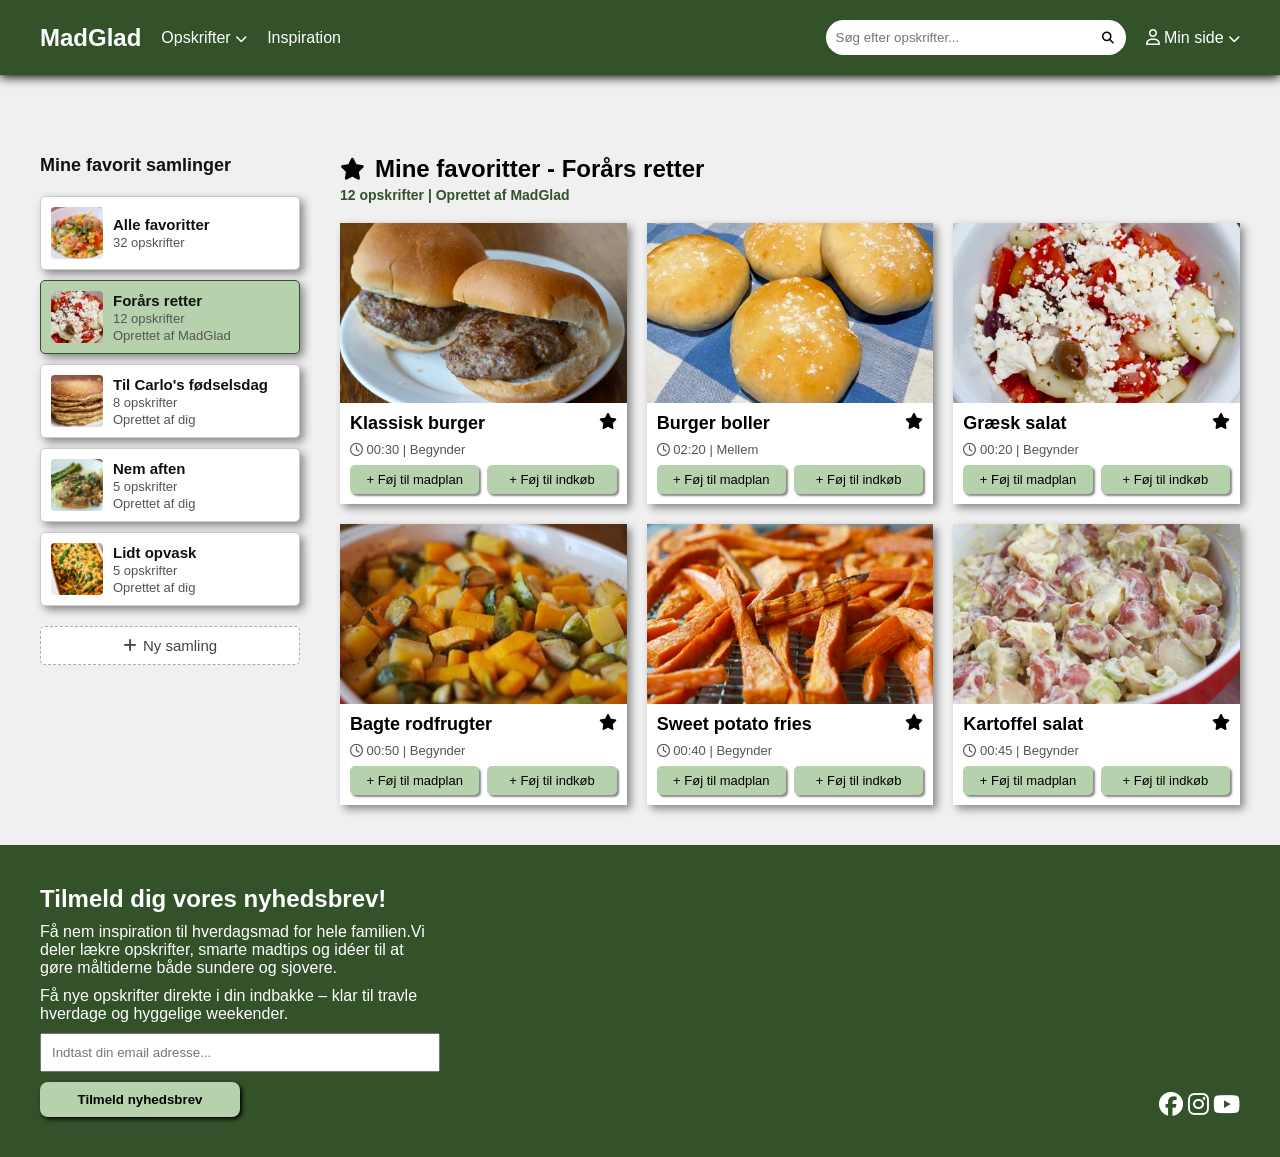
<file: favoritter.html>
<!DOCTYPE html>
<html lang="en">

<head>
	<meta charset="UTF-8" />
	<meta name="viewport" content="width=device-width, initial-scale=1.0" />
	<title>MadGlad | Favoritter</title>

	<link rel="stylesheet" href="./assets/css/style.css" />
	<link rel="stylesheet" href="./assets/css/favoritter.css" />

	<link rel="stylesheet" href="https://cdnjs.cloudflare.com/ajax/libs/font-awesome/6.5.0/css/all.min.css">

	<script src="./assets/js/app.js" defer></script>
</head>

<body>
	<!-- Navigation -->
	<nav>
		<ul>
			<li class="logo"><a href="./index.html">MadGlad</a></li>

			<!-- OPSKRIFTER -->
			<li class="dropdown">
				<a href="#" id="opskrifterBtn">
					Opskrifter <i class="fa-solid fa-chevron-down"></i>
				</a>

				<!-- Drowdown menu med vores valgte kategorier og det id de har i wordpress, så vi kan lytte efter click og hente de rigtige opskrifter -->
					<ul class="dropdown-menu opskrifter-menu">
					<li><a href="opskrifter.html?category=57">Alle opskrifter</a></li>
					<div class="dropdown-divider"></div>
					<li><a href="opskrifter.html?category=58">Morgenmad & Brunch</a></li>
					<div class="dropdown-divider"></div>
					<li><a href="opskrifter.html?category=59">Frokost & Madpakke</a></li>
					<div class="dropdown-divider"></div>
					<li><a href="opskrifter.html?category=60">Hovedretter / Aftensmad</a></li>
					<div class="dropdown-divider"></div>
					<li><a href="opskrifter.html?category=63">Desserter</a></li>
					<div class="dropdown-divider"></div>
					<li><a href="opskrifter.html?category=61">Snacks & Småretter</a></li>
					<div class="dropdown-divider"></div>
					<li><a href="opskrifter.html?category=62">Brød</a></li>
					<div class="dropdown-divider"></div>
					<li><a href="opskrifter.html?category=64">Drikke</a></li>
				</ul>
			</li>

			<li><a href="./inspiration.html">Inspiration</a></li>
		</ul>

		<div class="dropdown">

			<div class="search-box">
				<input type="text" placeholder="Søg efter opskrifter..." />
				<i class="fa-solid fa-magnifying-glass"></i>
			</div>

			<a href="#" id="minSideBtn">
				<i class="fa-regular fa-user"></i> Min side
				<i class="fa-solid fa-chevron-down"></i>
			</a>

			<ul class="dropdown-menu min-side-menu">
				<li><a href="./favoritter.html"><i class="fa-solid fa-star"></i> Favoritter</a></li>
				<div class="dropdown-divider"></div>
				<li><a href="./madplan.html"><i class="fa-solid fa-calendar"></i> Madplan</a></li>
				<div class="dropdown-divider"></div>
				<li><a href="#"><i class="fa-solid fa-list"></i> Indkøbsliste</a></li>
			</ul>
		</div>
	</nav>

	<main class="favoritter-page">

		<!-- sidebar -->
		<aside class="sidebar">
			<h2>Mine favorit samlinger</h2>

			<div class="samling-list">

				<div class="samling-card">
					<img src="./assets/img/pasta-primavera.webp" alt="Pasta primavera" />
					<div class="samling-info">
						<h3>Alle favoritter</h3>
						<p>32 opskrifter</p>
					</div>
				</div>

				<div class="samling-card active">
					<img src="./assets/img/greek-salad.webp" alt="Græsk salat" />
					<div class="samling-info">
						<h3>Forårs retter</h3>
						<p>12 opskrifter</p>
						<p>Oprettet af MadGlad</p>
					</div>
				</div>

				<div class="samling-card">
					<img src="./assets/img/low-carb-oatmeal-pancakes.webp" alt="Pandekager" />
					<div class="samling-info">
						<h3>Til Carlo's fødselsdag</h3>
						<p>8 opskrifter</p>
						<p>Oprettet af dig</p>
					</div>
				</div>

				<div class="samling-card">
					<img src="./assets/img/beef-stroganoff.webp" alt="Bøf stroganoff" />
					<div class="samling-info">
						<h3>Nem aften</h3>
						<p>5 opskrifter</p>
						<p>Oprettet af dig</p>
					</div>
				</div>

				<div class="samling-card">
					<img src="./assets/img/baked-spinach-ziti.webp" alt="Bagt pasta med spinat" />
					<div class="samling-info">
						<h3>Lidt opvask</h3>
						<p>5 opskrifter</p>
						<p>Oprettet af dig</p>
					</div>
				</div>

				<div class="ny-samling">
					<i class="fa-solid fa-plus"></i> Ny samling
				</div>

			</div>
		</aside>

		<!-- favoritter -->
		<section class="main-content">

			<div class="favorit-header">
				<i class="fa-solid fa-star"></i>
				<h2>Mine favoritter - Forårs retter</h2>
			</div>

			<p class="samling-meta">
				12 opskrifter | Oprettet af MadGlad
			</p>

			<a href="./opskrift.html?id=252" class="opskrift-card-favoritter">
				<div class="favorit-grid">
					<article class="fav-card">
						<img class="fav-card-img" src="./assets/img/stove-top-burgers.webp" alt="Burger">
						<div class="fav-card-body">

							<div class="fav-card-top">
								<h3>Klassisk burger</h3>
								<i class="fa-solid fa-star fav-star"></i>
							</div>

							<p class="fav-card-time"><i class="fa-regular fa-clock"></i> 00:30 | Begynder</p>

							<div class="fav-card-actions">
								<button class="fav-btn">+ Føj til madplan</button>
								<button class="fav-btn">+ Føj til indkøb</button>
							</div>

						</div>
					</article>
			</a>

			<a href="./opskrift.html?id=230" class="opskrift-card-favoritter">
				<article class="fav-card">
					<img class="fav-card-img" src="./assets/img/fluffy-burger-buns.webp" alt="Burger boller">
					<div class="fav-card-body">
						<div class="fav-card-top">
							<h3>Burger boller</h3>
							<i class="fa-solid fa-star fav-star"></i>
						</div>
						<p class="fav-card-time"><i class="fa-regular fa-clock"></i> 02:20 | Mellem</p>
						<div class="fav-card-actions">
							<button class="fav-btn">+ Føj til madplan</button>
							<button class="fav-btn">+ Føj til indkøb</button>
						</div>
					</div>
				</article>
			</a>
			<a href="./opskrift.html?id?171" class="opskrift-card-favoritter">

				<article class="fav-card">
					<img class="fav-card-img" src="./assets/img/greek-salad.webp" alt="Græsk salat">
					<div class="fav-card-body">
						<div class="fav-card-top">
							<h3>Græsk salat</h3>
							<i class="fa-solid fa-star fav-star"></i>
						</div>
						<p class="fav-card-time"><i class="fa-regular fa-clock"></i> 00:20 | Begynder</p>
						<div class="fav-card-actions">
							<button class="fav-btn">+ Føj til madplan</button>
							<button class="fav-btn">+ Føj til indkøb</button>
						</div>
					</div>
				</article>
			</a>

			<a href="./opskrift.html?id=176" class="opskrift-card-favoritter">
				<article class="fav-card">
					<img class="fav-card-img" src="./assets/img/roasted-root-vegetables.webp" alt="Bagte rodfrugter">
					<div class="fav-card-body">
						<div class="fav-card-top">
							<h3>Bagte rodfrugter</h3>
							<i class="fa-solid fa-star fav-star"></i>
						</div>
						<p class="fav-card-time"><i class="fa-regular fa-clock"></i> 00:50 | Begynder</p>
						<div class="fav-card-actions">
							<button class="fav-btn">+ Føj til madplan</button>
							<button class="fav-btn">+ Føj til indkøb</button>
						</div>
					</div>
				</article>
			</a>

			<a href="./opskrift.html?id=181" class="opskrift-card-favoritter">

				<article class="fav-card">
					<img class="fav-card-img" src="./assets/img/sweet-potato-fries.webp" alt="Sweet potato fries">
					<div class="fav-card-body">
						<div class="fav-card-top">
							<h3>Sweet potato fries</h3>
							<i class="fa-solid fa-star fav-star"></i>
						</div>
						<p class="fav-card-time"><i class="fa-regular fa-clock"></i> 00:40 | Begynder</p>
						<div class="fav-card-actions">
							<button class="fav-btn">+ Føj til madplan</button>
							<button class="fav-btn">+ Føj til indkøb</button>
						</div>
					</div>
				</article>
			</a>

			<a href="./opskrift.html?id=184" class="opskrift-card-favoritter">

				<article class="fav-card">
					<img class="fav-card-img" src="./assets/img/potato-salad.webp" alt="Kartoffel salat">
					<div class="fav-card-body">
						<div class="fav-card-top">
							<h3>Kartoffel salat</h3>
							<i class="fa-solid fa-star fav-star"></i>
						</div>
						<p class="fav-card-time"><i class="fa-regular fa-clock"></i> 00:45 | Begynder</p>
						<div class="fav-card-actions">
							<button class="fav-btn">+ Føj til madplan</button>
							<button class="fav-btn">+ Føj til indkøb</button>
						</div>
					</div>
				</article>

				</div>
			</a>
		</section>
	</main>
	<!-- FOOTER -->
	<footer>
		<section class="nyhedsbrev">

			<h2>Tilmeld dig vores nyhedsbrev!</h2>
			<p>Få nem inspiration til hverdagsmad for hele familien.Vi deler lækre
				opskrifter, smarte madtips og idéer til at gøre måltiderne både sundere og sjovere.
			</p>
			<p>
				Få nye opskrifter direkte i din indbakke – klar til travle hverdage og hyggelige weekender.</p>


			<input type="email" name="email" class="nyhedsbrev-email" placeholder="Indtast din email adresse..."
				required>
			<input type="button" value="Tilmeld nyhedsbrev" class="nyhedsbrev-btn">

		</section>
		<section class="socialMedia">
			<a href="#"><i class="fa-brands fa-facebook"></i></a>
			<a href="#"><i class="fa-brands fa-instagram"></i></a>
			<a href="#"><i class="fa-brands fa-youtube"></i></a>
		</section>
	</footer>

</body>

</html>
</file>
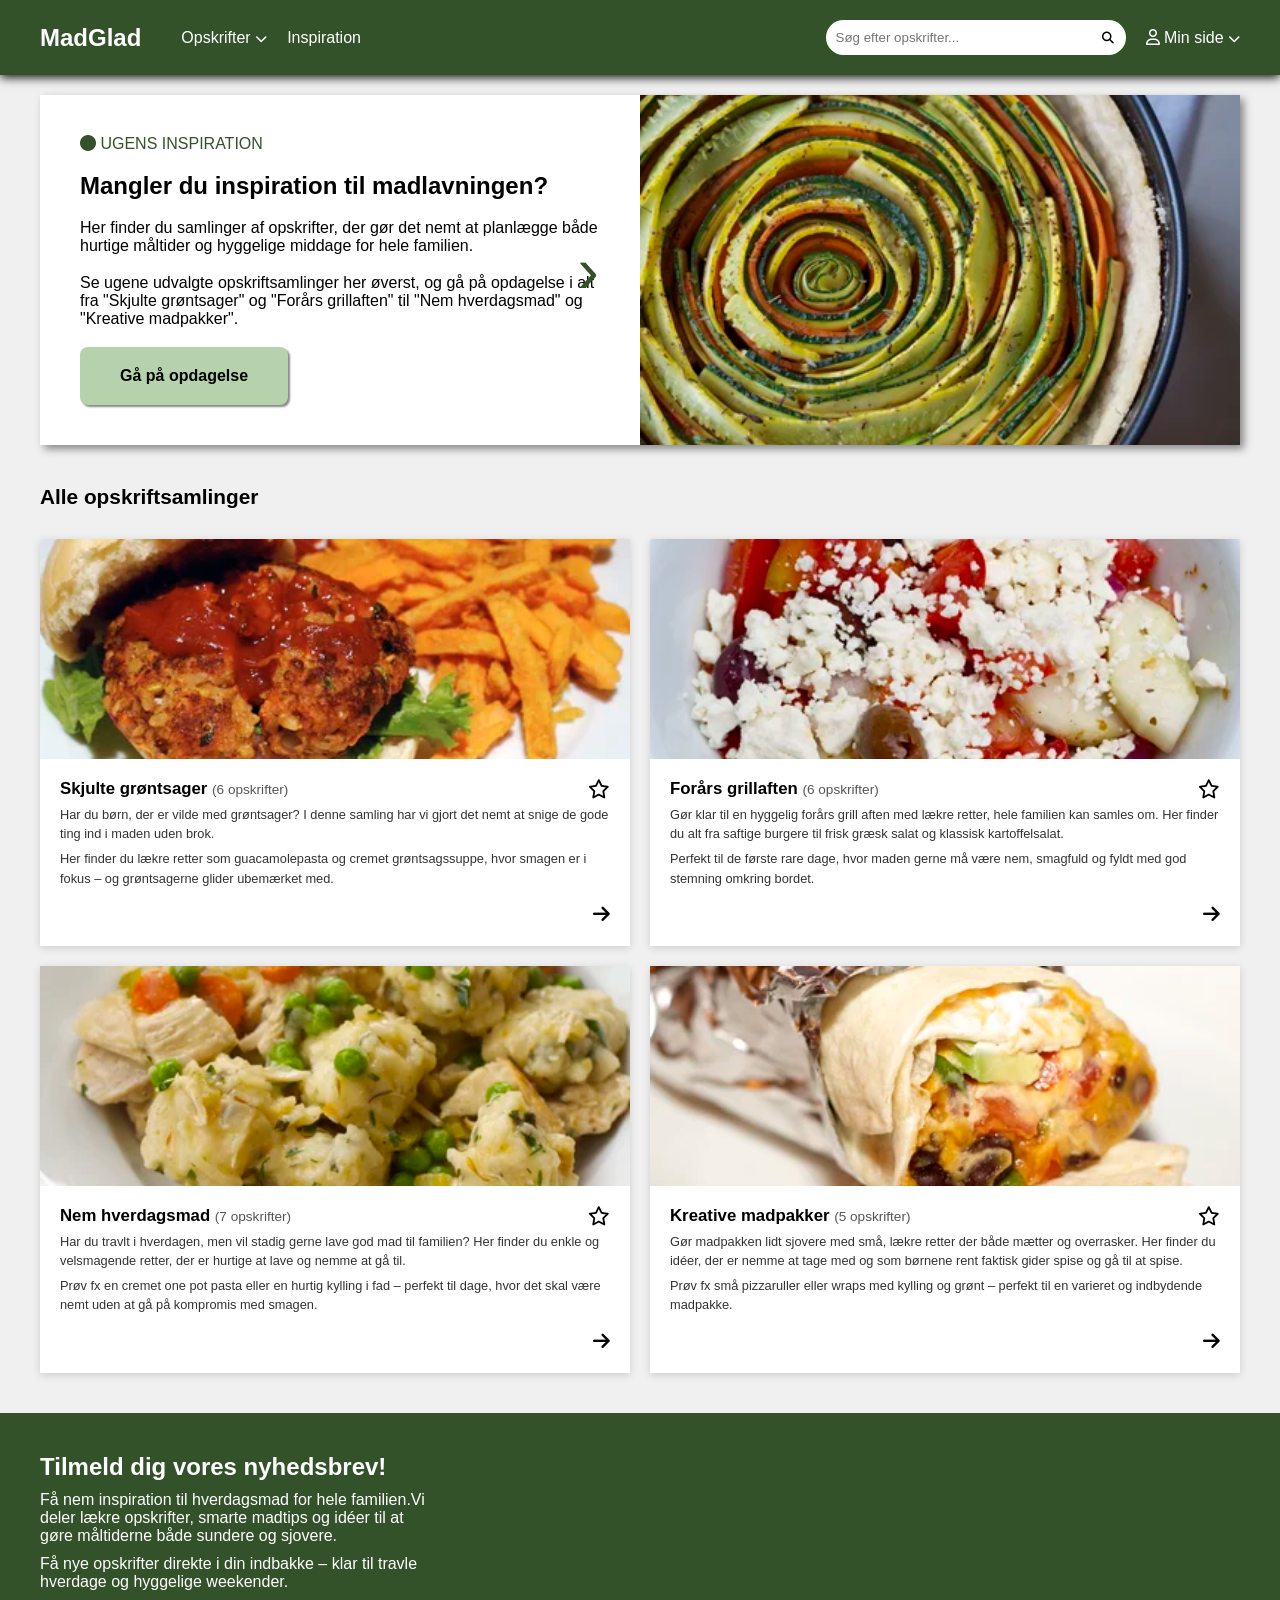
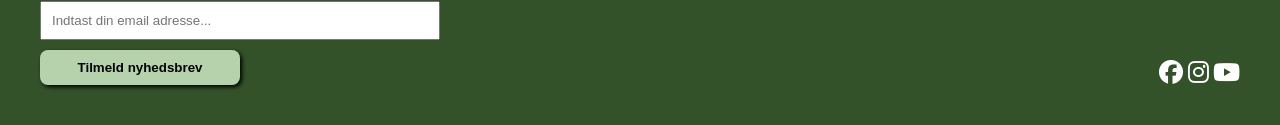
<file: inspiration.html>
<!DOCTYPE html>
<html lang="da">

<head>
	<meta charset="UTF-8" />
	<meta name="viewport" content="width=device-width, initial-scale=1.0" />
	<title>MadGlad | Inspiration</title>
	<link rel="stylesheet" href="https://cdnjs.cloudflare.com/ajax/libs/font-awesome/6.4.0/css/all.min.css" />
	<link rel="stylesheet" href="./assets/css/style.css" />
	<link rel="stylesheet" href="./assets/css/forside.css" />
	<link rel="stylesheet" href="./assets/css/inspiration.css" />
	<script src="./assets/js/app.js" defer></script>
</head>

<body>

	<!-- Navigation -->
	<nav>
		<ul>
			<li class="logo"><a href="./index.html">MadGlad</a></li>

			<!-- OPSKRIFTER -->
			<li class="dropdown">
				<a href="#" id="opskrifterBtn">
					Opskrifter <i class="fa-solid fa-chevron-down"></i>
				</a>

				<!-- Drowdown menu med vores valgte kategorier og det id de har i wordpress, så vi kan lytte efter click og hente de rigtige opskrifter -->
				<ul class="dropdown-menu opskrifter-menu">
					<li><a href="opskrifter.html?category=57">Alle opskrifter</a></li>
					<div class="dropdown-divider"></div>
					<li><a href="opskrifter.html?category=58">Morgenmad & Brunch</a></li>
					<div class="dropdown-divider"></div>
					<li><a href="opskrifter.html?category=59">Frokost & Madpakke</a></li>
					<div class="dropdown-divider"></div>
					<li><a href="opskrifter.html?category=60">Hovedretter / Aftensmad</a></li>
					<div class="dropdown-divider"></div>
					<li><a href="opskrifter.html?category=63">Desserter</a></li>
					<div class="dropdown-divider"></div>
					<li><a href="opskrifter.html?category=61">Snacks & Småretter</a></li>
					<div class="dropdown-divider"></div>
					<li><a href="opskrifter.html?category=62">Brød</a></li>
					<div class="dropdown-divider"></div>
					<li><a href="opskrifter.html?category=64">Drikke</a></li>
				</ul>
			</li>

			<li><a href="./inspiration.html">Inspiration</a></li>
		</ul>

		<div class="dropdown">

			<div class="search-box">
				<input type="text" placeholder="Søg efter opskrifter..." />
				<i class="fa-solid fa-magnifying-glass"></i>
			</div>

			<a href="#" id="minSideBtn">
				<i class="fa-regular fa-user"></i> Min side
				<i class="fa-solid fa-chevron-down"></i>
			</a>

			<ul class="dropdown-menu min-side-menu">
				<li><a href="./favoritter.html"><i class="fa-solid fa-star"></i> Favoritter</a></li>
				<div class="dropdown-divider"></div>
				<li><a href="./madplan.html"><i class="fa-solid fa-calendar"></i> Madplan</a></li>
				<div class="dropdown-divider"></div>
				<li><a href="#"><i class="fa-solid fa-list"></i> Indkøbsliste</a></li>
			</ul>
		</div>
	</nav>


	<!-- Hero Section -->
	<!-- Hero Slider Sektion -->
	<section class="hero-slider">
		<div class="slides">
			<!-- Slide 1 -->
			<div class="slide active">
				<div class="text">
					<p class="ugeInsp"><i class="fa-solid fa-circle"></i> UGENS INSPIRATION</p>
					<h1>Mangler du inspiration til madlavningen?</h1>
					<p>Her finder du samlinger af opskrifter, der gør det nemt at planlægge både hurtige måltider og
						hyggelige middage for hele familien.</p>
					<p>Se ugene udvalgte opskriftsamlinger her øverst, og gå på opdagelse i alt fra "Skjulte grøntsager"
						og "Forårs grillaften" til "Nem hverdagsmad" og "Kreative madpakker".</p>
					<div class="slider-buttons">
						<a href="#collections">Gå på opdagelse</a>
					</div>
				</div>
				<div class="image">
					<img src="./assets/img/spiral-vegetable-tart.webp" />
				</div>
			</div>

			<!-- Slide 2 -->
			<div class="slide">
				<div class="text">
					<p class="ugeInsp"><i class="fa-solid fa-circle"></i> UGENS INSPIRATION</p>
					<h1>Forårs Grillaften</h1>
					<p>Når foråret melder sin ankomst, rykker vi udenfor og tænder grillen. Denne opskriftssamling er
						fyldt med enkle og smagfulde retter, der passer perfekt til lyse aftener og godt selskab.</p>
					<p>Her er fokus på friske råvarer, hurtige tilberedninger og masser af smag, lige til at nyde i den
						friske forårsluft.</p>
					<div class="slider-buttons">
						<a href="./samling-grillaften.html">Se hele samlingen</a>
						<a href="./madplan.html">+ Føj til madplan</a>
					</div>
				</div>
				<div class="image">
					<img src="./assets/img/greek-salad.webp" />
				</div>
			</div>

			<!-- Slide 3 -->
			<div class="slide">
				<div class="text">
					<p class="ugeInsp"><i class="fa-solid fa-circle"></i> UGENS INSPIRATION</p>
					<h1>Skjulte Grøntsager</h1>
					<p>Har du børn, der ikke er vilde med grøntsager? I denne samling har vi gjort det nemt at snige de
						gode ting ind i maden uden brok.</p>
					<p>Her finder du lækre retter som gulerodspasta og cremet grøntsagssuppe, hvor smagen er i fokus –
						og grøntsagerne glider ubemærket med.</p>
					<div class="slider-buttons">
						<a href="./samling-skjultegrøntsager.html">Se hele samlingen</a>
						<a href="./madplan.html">+ Føj til madplan</a>
					</div>
				</div>
				<div class="image">
					<img src="./assets/img/ultimate-veggie-burgers.webp" />
				</div>
			</div>
		</div>

		<!-- Slider knapper -->
		<button class="prev" onclick="plusSlides(-1)">
		</button>
		<button class="next" onclick="plusSlides(1)">›</button>
	</section>

	<!-- Alle opskriftsamlinger -->
	<section id="collections" class="collections">
		<h2 class="sectionTitle">Alle opskriftsamlinger</h2>
		<div class="collectionsGrid">

			<!-- Skjulte grøntsager -->
			<article class="collectionCard clickable-card">
				<div class="collectionCardImage">
					<img src="./assets/img/ultimate-veggie-burgers.webp" alt="Ultimate veggie burgers" />
				</div>
				<div class="collectionCardBody">
					<div class="collectionCardHeader">
						<h3><a href="samling-skjultegrøntsager.html" class="stretched-link"
								style="color:inherit; text-decoration:none;">Skjulte grøntsager</a> <span
								class="recipeCount">(6
								opskrifter)</span></h3>
						<span class="favoriteStar"><i class="fa-regular fa-star"></i></span>
					</div>
					<p>Har du børn, der er vilde med grøntsager? I denne samling har vi gjort det
						nemt at snige de gode ting ind i maden uden brok.</p>
					<p>Her finder du lækre retter som guacamolepasta og cremet grøntsagssuppe, hvor
						smagen er i fokus – og grøntsagerne glider ubemærket med.</p>
					<div class="cardArrow"><i class="fa-solid fa-arrow-right"></i></div>
				</div>
			</article>

			<!-- Forårs grillaften -->
			<article class="collectionCard clickable-card">
				<div class="collectionCardImage">
					<img src="./assets/img/greek-salad.webp" alt="Græsk salat" />
				</div>
				<div class="collectionCardBody">
					<div class="collectionCardHeader">
						<h3><a href="samling-grillaften.html" class="stretched-link"
								style="color:inherit; text-decoration:none;">Forårs grillaften</a> <span
								class="recipeCount">(6 opskrifter)</span></h3>
						<span class="favoriteStar"><i class="fa-regular fa-star"></i></span>
					</div>
					<p>Gør klar til en hyggelig forårs grill aften med lækre retter, hele familien kan
						samles om. Her finder du alt fra saftige burgere til frisk græsk salat og klassisk
						kartoffelsalat.</p>
					<p>Perfekt til de første rare dage, hvor maden gerne må være nem, smagfuld og
						fyldt med god stemning omkring bordet.</p>
					<div class="cardArrow"><i class="fa-solid fa-arrow-right"></i></div>
				</div>
			</article>

			<!-- Nem hverdagsmad -->
			<article class="collectionCard clickable-card">
				<div class="collectionCardImage">
					<img src="./assets/img/chicken-and-dumplings.webp" alt="Nem hverdagsmad" />
				</div>
				<div class="collectionCardBody">
					<div class="collectionCardHeader">
						<h3><a href="samling.html" class="stretched-link"
								style="color:inherit; text-decoration:none;">Nem hverdagsmad</a> <span
								class="recipeCount">(7 opskrifter)</span></h3>
						<span class="favoriteStar"><i class="fa-regular fa-star"></i></span>
					</div>
					<p>Har du travlt i hverdagen, men vil stadig gerne lave god mad til familien? Her
						finder du enkle og velsmagende retter, der er hurtige at lave og nemme at gå til.</p>
					<p>Prøv fx en cremet one pot pasta eller en hurtig kylling i fad – perfekt til dage,
						hvor det skal være nemt uden at gå på kompromis med smagen.</p>
					<div class="cardArrow"><i class="fa-solid fa-arrow-right"></i></div>
				</div>
			</article>

			<!-- Kreative madpakker -->
			<article class="collectionCard clickable-card">
				<div class="collectionCardImage">
					<img src="./assets/img/sweet-potato-burritos.webp" alt="Kreative madpakker" />
				</div>
				<div class="collectionCardBody">
					<div class="collectionCardHeader">
						<h3><a href="samling.html" class="stretched-link"
								style="color:inherit; text-decoration:none;">Kreative madpakker</a> <span
								class="recipeCount">(5 opskrifter)</span></h3>
						<span class="favoriteStar"><i class="fa-regular fa-star"></i></span>
					</div>
					<p>Gør madpakken lidt sjovere med små, lækre retter der både mætter og
						overrasker. Her finder du idéer, der er nemme at tage med og som børnene rent
						faktisk gider spise og gå til at spise.</p>
					<p>Prøv fx små pizzaruller eller wraps med kylling og grønt – perfekt til en varieret
						og indbydende madpakke.</p>
					<div class="cardArrow"><i class="fa-solid fa-arrow-right"></i></div>
				</div>
			</article>

		</div>
	</section>

	<!-- FOOTER -->
	<footer>
		<section class="nyhedsbrev">

			<h2>Tilmeld dig vores nyhedsbrev!</h2>
			<p>Få nem inspiration til hverdagsmad for hele familien.Vi deler lækre
				opskrifter, smarte madtips og idéer til at gøre måltiderne både sundere og sjovere.
			</p>
			<p>
				Få nye opskrifter direkte i din indbakke – klar til travle hverdage og hyggelige weekender.</p>


			<input type="email" name="email" class="nyhedsbrev-email" placeholder="Indtast din email adresse..."
				required>
			<input type="button" value="Tilmeld nyhedsbrev" class="nyhedsbrev-btn">

		</section>
		<section class="socialMedia">
			<a href="#"><i class="fa-brands fa-facebook"></i></a>
			<a href="#"><i class="fa-brands fa-instagram"></i></a>
			<a href="#"><i class="fa-brands fa-youtube"></i></a>
		</section>
	</footer>

</body>

</html>
</file>
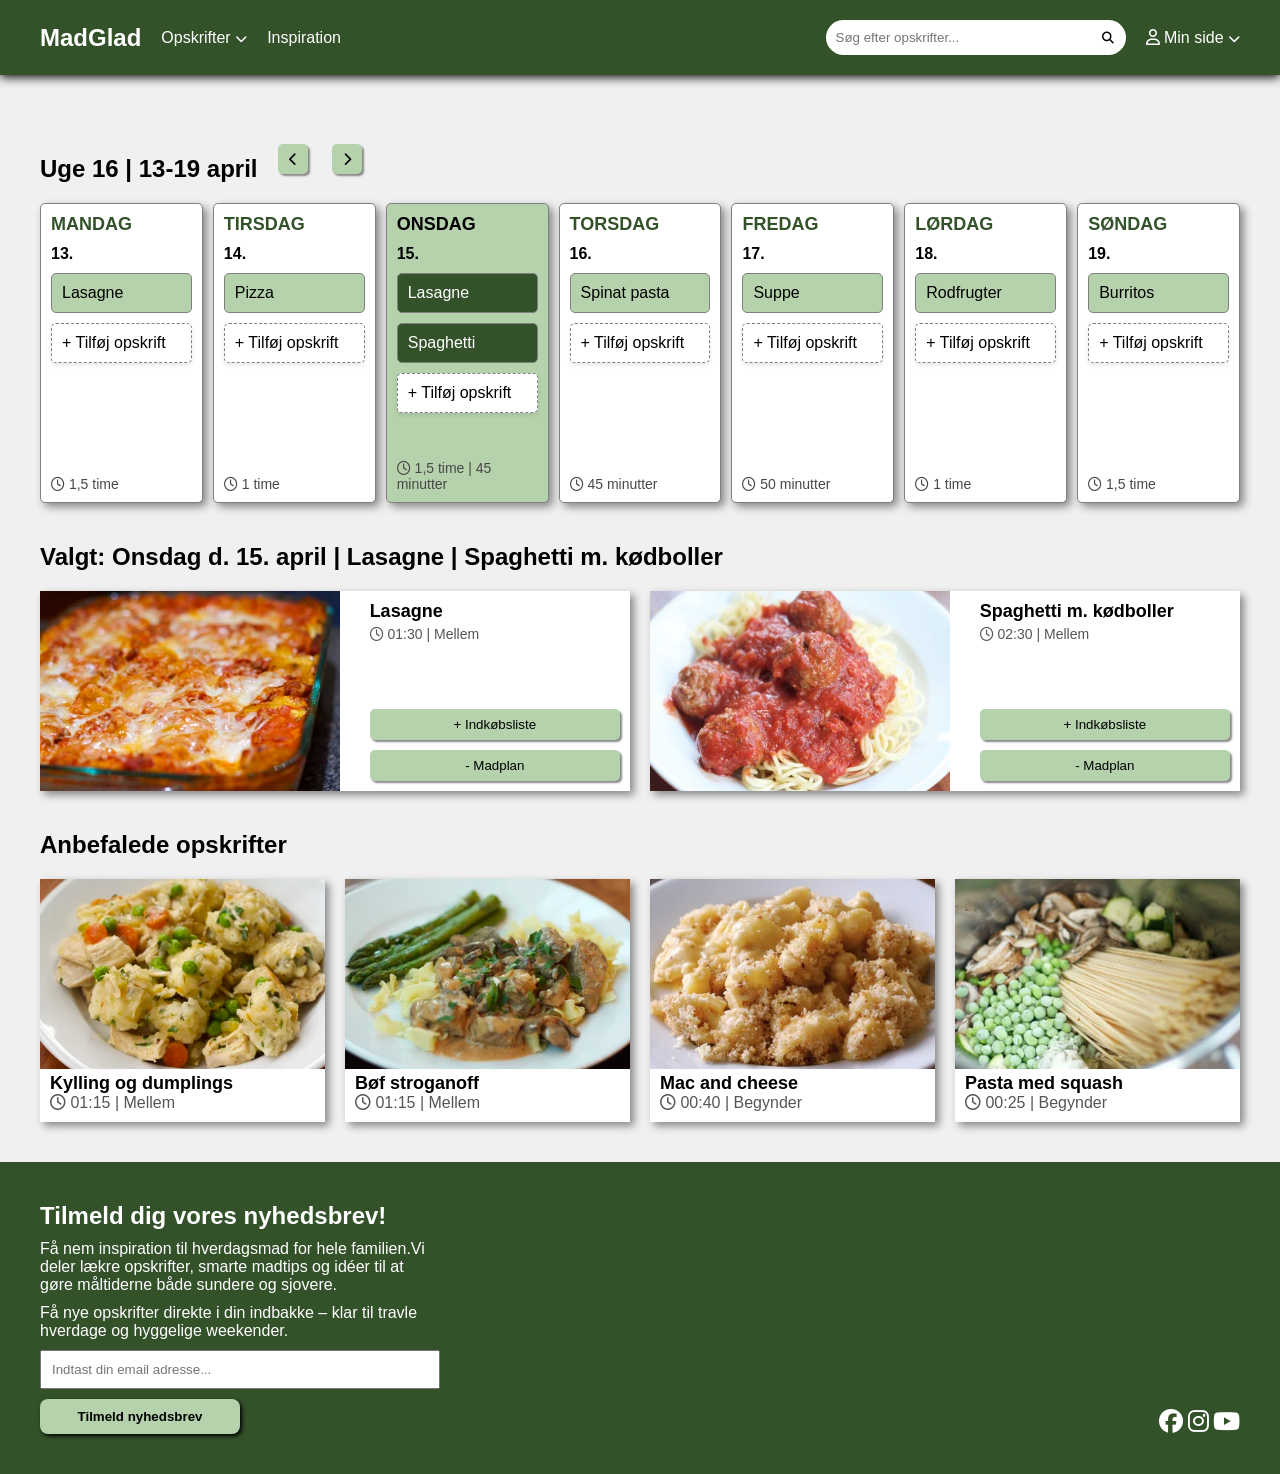
<file: madplan.html>
<!DOCTYPE html>
<html lang="en">

<head>
	<meta charset="UTF-8" />
	<meta name="viewport" content="width=device-width, initial-scale=1.0" />
	<title>MadGlad | Madplan</title>
	<link rel="stylesheet" href="./assets/css/style.css" />
	<link rel="stylesheet" href="./assets/css/madplan.css" />
	<script src="./assets/js/app.js" defer></script>
	<link rel="stylesheet" href="https://cdnjs.cloudflare.com/ajax/libs/font-awesome/6.5.0/css/all.min.css">
</head>

<body>
	<!-- Navigation -->
	<nav>
		<ul>
			<li class="logo"><a href="./index.html">MadGlad</a></li>

			<!-- OPSKRIFTER -->
			<li class="dropdown">
				<a href="#" id="opskrifterBtn">
					Opskrifter <i class="fa-solid fa-chevron-down"></i>
				</a>

				<!-- Drowdown menu med vores valgte kategorier og det id de har i wordpress, så vi kan lytte efter click og hente de rigtige opskrifter -->
				<ul class="dropdown-menu opskrifter-menu">
					<li><a href="opskrifter.html?category=57">Alle opskrifter</a></li>
					<div class="dropdown-divider"></div>
					<li><a href="opskrifter.html?category=58">Morgenmad & Brunch</a></li>
					<div class="dropdown-divider"></div>
					<li><a href="opskrifter.html?category=59">Frokost & Madpakke</a></li>
					<div class="dropdown-divider"></div>
					<li><a href="opskrifter.html?category=60">Hovedretter / Aftensmad</a></li>
					<div class="dropdown-divider"></div>
					<li><a href="opskrifter.html?category=63">Desserter</a></li>
					<div class="dropdown-divider"></div>
					<li><a href="opskrifter.html?category=61">Snacks & Småretter</a></li>
					<div class="dropdown-divider"></div>
					<li><a href="opskrifter.html?category=62">Brød</a></li>
					<div class="dropdown-divider"></div>
					<li><a href="opskrifter.html?category=64">Drikke</a></li>
				</ul>
			</li>

			<li><a href="./inspiration.html">Inspiration</a></li>
		</ul>

		<div class="dropdown">

			<div class="search-box">
				<input type="text" placeholder="Søg efter opskrifter..." />
				<i class="fa-solid fa-magnifying-glass"></i>
			</div>

			<a href="#" id="minSideBtn">
				<i class="fa-regular fa-user"></i> Min side
				<i class="fa-solid fa-chevron-down"></i>
			</a>

			<ul class="dropdown-menu min-side-menu">
				<li><a href="./favoritter.html"><i class="fa-solid fa-star"></i> Favoritter</a></li>
				<div class="dropdown-divider"></div>
				<li><a href="./madplan.html"><i class="fa-solid fa-calendar"></i> Madplan</a></li>
				<div class="dropdown-divider"></div>
				<li><a href="#"><i class="fa-solid fa-list"></i> Indkøbsliste</a></li>
			</ul>
		</div>
	</nav>

	<main class="madplan-page">

		<section class="ugeoversigt">
			<article class="uge-header">
				<h2 class="mp-h2">Uge 16 | 13-19 april</h2>
				<div>
					<button><i class="fa-solid fa-chevron-left"></i></button>
					<button><i class="fa-solid fa-chevron-right"></i></button>
				</div>
			</article>
		</section>

		<section class="weekdays">

			<article class="day-card">
				<h3>MANDAG</h3>
				<p class="day-number">13.</p>

				<div class="food-list">
					<p class="mp-food">Lasagne</p>
				</div>
				<p class="add">+ Tilføj opskrift</p>
				<span class="time"><i class="fa-regular fa-clock"></i> 1,5 time</span>
			</article>

			<article class="day-card">
				<h3>TIRSDAG</h3>
				<p class="day-number">14.</p>

				<div class="food-list">
					<p class="mp-food">Pizza</p>
				</div>
				<p class="add">+ Tilføj opskrift</p>
				<span class="time"><i class="fa-regular fa-clock"></i> 1 time</span>
			</article>

			<article class="onsdag-card">
				<h3>ONSDAG</h3>
				<p class="day-number">15.</p>

				<div class="food-list">
					<p class="mp-food">Lasagne</p>
					<p class="mp-food">Spaghetti</p>
				</div>
				<p class="add">+ Tilføj opskrift</p>
				<span class="time"><i class="fa-regular fa-clock"></i> 1,5 time | 45 minutter</span>
			</article>

			<article class="day-card">
				<h3>TORSDAG</h3>
				<p class="day-number">16.</p>

				<div class="food-list">
					<p class="mp-food">Spinat pasta</p>
				</div>
				<p class="add">+ Tilføj opskrift</p>
				<span class="time"><i class="fa-regular fa-clock"></i> 45 minutter</span>
			</article>

			<article class="day-card">
				<h3>FREDAG</h3>
				<p class="day-number">17.</p>

				<div class="food-list">
					<p class="mp-food">Suppe</p>
				</div>
				<p class="add">+ Tilføj opskrift</p>
				<span class="time"><i class="fa-regular fa-clock"></i> 50 minutter</span>
			</article>

			<article class="day-card">
				<h3>LØRDAG</h3>
				<p class="day-number">18.</p>

				<div class="food-list">
					<p class="mp-food">Rodfrugter</p>
				</div>
				<p class="add">+ Tilføj opskrift</p>
				<span class="time"><i class="fa-regular fa-clock"></i> 1 time</span>
			</article>

			<article class="day-card">
				<h3>SØNDAG</h3>
				<p class="day-number">19.</p>

				<div class="food-list">
					<p class="mp-food">Burritos</p>
				</div>
				<p class="add">+ Tilføj opskrift</p>
				<span class="time"><i class="fa-regular fa-clock"></i> 1,5 time</span>
			</article>

		</section>

		<section class="madplan-opskrifter">

			<h2 class="mp-h2">
				Valgt: Onsdag d. 15. april | Lasagne | Spaghetti m. kødboller
			</h2>
			<a href="./opskrift.html?id=195" class="opskrift-card-madplan">

				<div class="opskrift-grid">
					<article class="recipe-card">
						<img src="./assets/img/better-lasagna.webp" alt="Lasagne">
						<div class="recipe-content">
							<div class="recipe-top">
								<h3 class="recipe-name">Lasagne</h3>
								<p class="recipe-time">
									<i class="fa-regular fa-clock"></i> 01:30 | Mellem
								</p>
							</div>
							<div class="recipe-actions">
								<button class="mp-button">+ Indkøbsliste</button>
								<button class="mp-button">- Madplan</button>
							</div>
						</div>
					</article>
			</a>

			<a href="./opskrift.html?id=192" class="opskrift-card-madplan">

				<article class="recipe-card">
					<img src="./assets/img/spaghetti-and-meatballs.webp" alt="Spaghetti m. kødboller">
					<div class="recipe-content">
						<div class="recipe-top">
							<h3 class="recipe-name">Spaghetti m. kødboller</h3>
							<p class="recipe-time">
								<i class="fa-regular fa-clock"></i> 02:30 | Mellem
							</p>
						</div>
						<div class="recipe-actions">
							<button class="mp-button">+ Indkøbsliste</button>
							<button class="mp-button">- Madplan</button>
						</div>
					</div>

				</article>
			</a>

			</div>

		</section>


		<!-- Anbefalede opskrifter -->
		<section class="mp-section">
			<header class="row-between">
				<h2 class="mp-h2">Anbefalede opskrifter</h2>
			</header>

			<div class="anbefalede-grid">

				<a href="./opskrift.html?id=226" class="opskrift-card-madplan">
					<article class="anb-card">
						<img src="./assets/img/chicken-and-dumplings.webp" alt="Kylling og dumplings" class="rec-img" />
						<div class="anb-body">
							<h3 class="rec-name">Kylling og dumplings</h3>
							<p class="anb-tid"><i class="fa-regular fa-clock"></i> 01:15 | Mellem</p>
						</div>
					</article>
				</a>
				<a href="./opskrift.html?id=213" class="opskrift-card-madplan">
					<article class="anb-card">
						<img src="./assets/img/beef-stroganoff.webp" alt="Bøf stroganoff" class="rec-img" />
						<div class="anb-body">
							<h3 class="rec-name">Bøf stroganoff</h3>
							<p class="anb-tid"><i class="fa-regular fa-clock"></i> 01:15 | Mellem</p>
						</div>
					</article>
				</a>
				<a href="./opskrift.html?id=198" class="opskrift-card-madplan">

					<article class="anb-card">
						<img src="./assets/img/macaroni-and-cheese.webp" alt="Mac and cheese" class="rec-img" />
						<div class="anb-body">
							<h3 class="rec-name">Mac and cheese</h3>
							<p class="anb-tid"><i class="fa-regular fa-clock"></i> 00:40 | Begynder</p>
						</div>
					</article>
				</a>
				<a href="./opskrift.html?id=207" class="opskrift-card-madplan">
					<article class="anb-card">
						<img src="./assets/img/one-pot-zucchini-mushroom-pasta.webp" alt="Pasta med squash" />
						<div class="anb-body">
							<h3 class="rec-name">Pasta med squash</h3>
							<p class="anb-tid"><i class="fa-regular fa-clock"></i> 00:25 | Begynder</p>
						</div>
					</article>
				</a>

			</div>
		</section>
	</main>

	<!-- FOOTER -->
	<footer>
		<section class="nyhedsbrev">

			<h2>Tilmeld dig vores nyhedsbrev!</h2>
			<p>Få nem inspiration til hverdagsmad for hele familien.Vi deler lækre
				opskrifter, smarte madtips og idéer til at gøre måltiderne både sundere og sjovere.
			</p>
			<p>
				Få nye opskrifter direkte i din indbakke – klar til travle hverdage og hyggelige weekender.</p>


			<input type="email" name="email" class="nyhedsbrev-email" placeholder="Indtast din email adresse..."
				required>
			<input type="button" value="Tilmeld nyhedsbrev" class="nyhedsbrev-btn">

		</section>
		<section class="socialMedia">
			<a href="#"><i class="fa-brands fa-facebook"></i></a>
			<a href="#"><i class="fa-brands fa-instagram"></i></a>
			<a href="#"><i class="fa-brands fa-youtube"></i></a>
		</section>
	</footer>
</body>

</html>
</file>
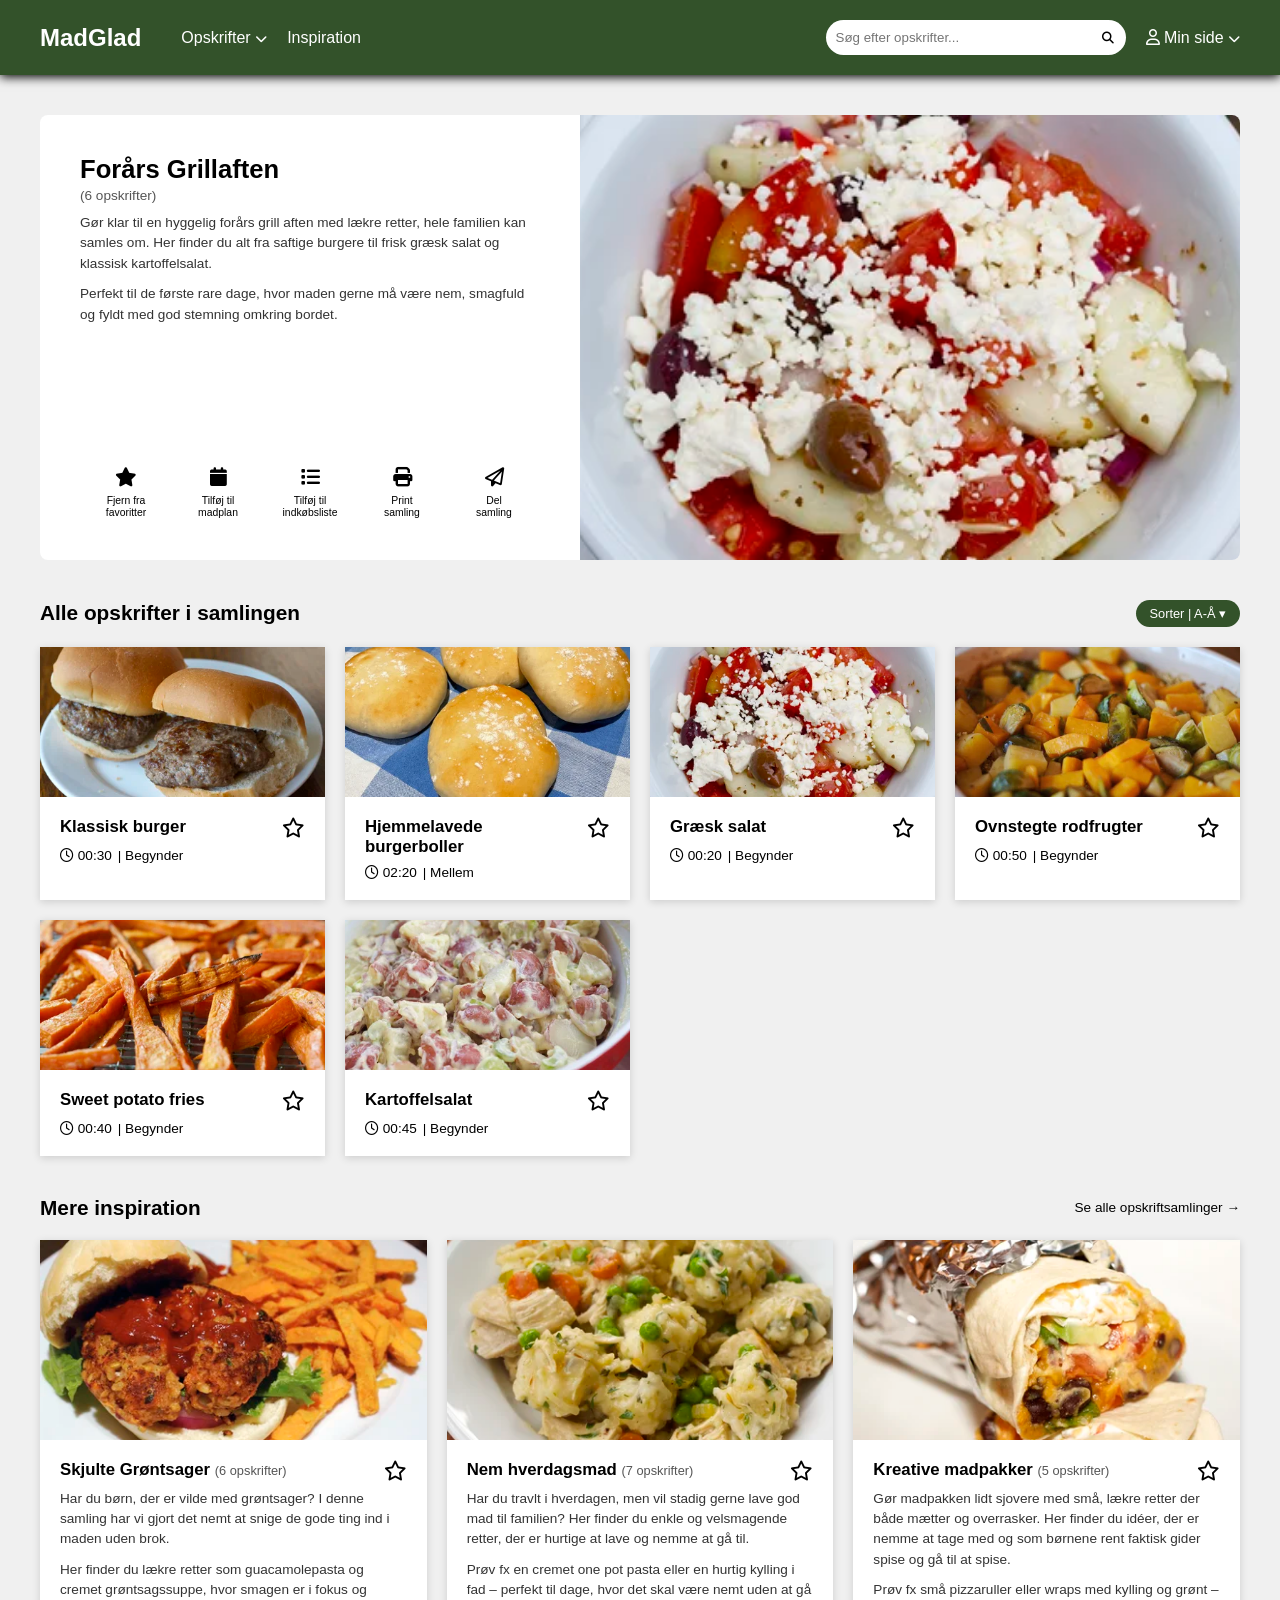
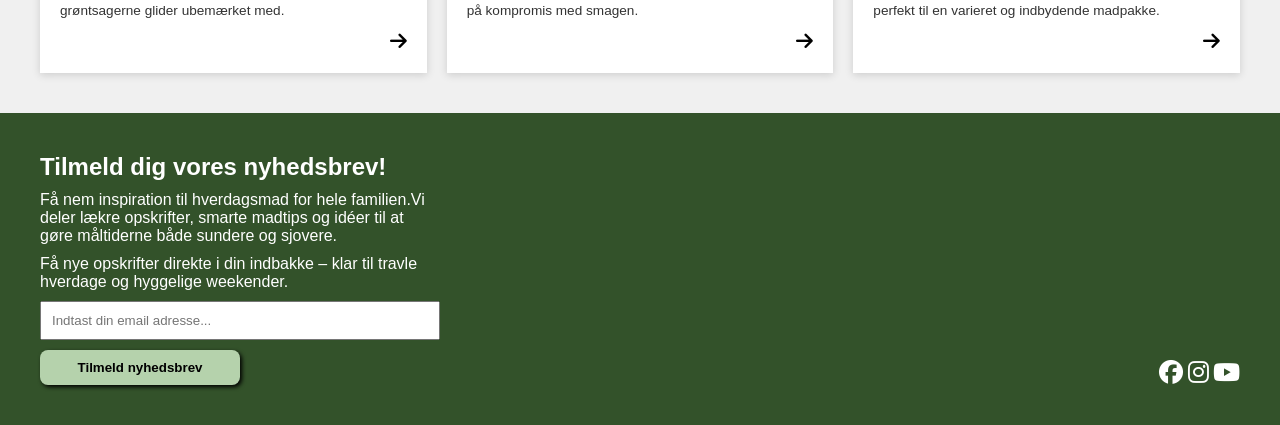
<file: samling-grillaften.html>
<!DOCTYPE html>
<html lang="da">

<head>
	<meta charset="UTF-8" />
	<meta name="viewport" content="width=device-width, initial-scale=1.0" />
	<title>MadGlad | Skjulte grøntsager</title>
	<link rel="stylesheet" href="https://cdnjs.cloudflare.com/ajax/libs/font-awesome/6.4.0/css/all.min.css" />
	<link rel="stylesheet" href="./assets/css/style.css" />
	<link rel="stylesheet" href="./assets/css/samling.css" />
	<script src="./assets/js/app.js" defer></script>

</head>

<body>

	<!-- Navigation -->
	<nav>
		<ul>
			<li class="logo"><a href="./index.html">MadGlad</a></li>

			<!-- OPSKRIFTER -->
			<li class="dropdown">
				<a href="#" id="opskrifterBtn">
					Opskrifter <i class="fa-solid fa-chevron-down"></i>
				</a>

				<!-- Drowdown menu med vores valgte kategorier og det id de har i wordpress, så vi kan lytte efter click og hente de rigtige opskrifter -->
				<ul class="dropdown-menu opskrifter-menu">
					<li><a href="opskrifter.html?category=57">Alle opskrifter</a></li>
					<div class="dropdown-divider"></div>
					<li><a href="opskrifter.html?category=58">Morgenmad & Brunch</a></li>
					<div class="dropdown-divider"></div>
					<li><a href="opskrifter.html?category=59">Frokost & Madpakke</a></li>
					<div class="dropdown-divider"></div>
					<li><a href="opskrifter.html?category=60">Hovedretter / Aftensmad</a></li>
					<div class="dropdown-divider"></div>
					<li><a href="opskrifter.html?category=63">Desserter</a></li>
					<div class="dropdown-divider"></div>
					<li><a href="opskrifter.html?category=61">Snacks & Småretter</a></li>
					<div class="dropdown-divider"></div>
					<li><a href="opskrifter.html?category=62">Brød</a></li>
					<div class="dropdown-divider"></div>
					<li><a href="opskrifter.html?category=64">Drikke</a></li>
				</ul>
			</li>

			<li><a href="./inspiration.html">Inspiration</a></li>
		</ul>

		<div class="dropdown">

			<div class="search-box">
				<input type="text" placeholder="Søg efter opskrifter..." />
				<i class="fa-solid fa-magnifying-glass"></i>
			</div>

			<a href="#" id="minSideBtn">
				<i class="fa-regular fa-user"></i> Min side
				<i class="fa-solid fa-chevron-down"></i>
			</a>

			<ul class="dropdown-menu min-side-menu">
				<li><a href="./favoritter.html"><i class="fa-solid fa-star"></i> Favoritter</a></li>
				<div class="dropdown-divider"></div>
				<li><a href="./madplan.html"><i class="fa-solid fa-calendar"></i> Madplan</a></li>
				<div class="dropdown-divider"></div>
				<li><a href="#"><i class="fa-solid fa-list"></i> Indkøbsliste</a></li>
			</ul>
		</div>
	</nav>


	<!-- Collection Hero -->
	<section class="collectionHero">
		<div class="collectionHeroInfo">
			<h1 class="collectionTitle">Forårs Grillaften</h1>
			<span class="collectionCount">(6 opskrifter)</span>
			<p class="collectionDesc">
				Gør klar til en hyggelig forårs grill aften med lækre retter, hele familien kan
				samles om. Her finder du alt fra saftige burgere til frisk græsk salat og klassisk
				kartoffelsalat.
			</p>
			<p class="collectionDesc">
				Perfekt til de første rare dage, hvor maden gerne må være nem, smagfuld og
				fyldt med god stemning omkring bordet.
			</p>


			<div class="actionButtons">
				<div class="actionBtn">
					<span class="actionIcon"><i class="fa-solid fa-star"></i></span>
					<span class="actionLabel">Fjern fra<br>favoritter</span>
				</div>
				<div class="actionBtn">
					<span class="actionIcon"><i class="fa-solid fa-calendar"></i></span>
					<span class="actionLabel">Tilføj til<br>madplan</span>
				</div>
				<div class="actionBtn">
					<span class="actionIcon"><i class="fa-solid fa-list"></i></span>
					<span class="actionLabel">Tilføj til<br>indkøbsliste</span>
				</div>
				<div class="actionBtn">
					<span class="actionIcon"><i class="fa-solid fa-print"></i></span>
					<span class="actionLabel">Print<br>samling</span>
				</div>
				<div class="actionBtn">
					<span class="actionIcon"><i class="fa-regular fa-paper-plane"></i></span>
					<span class="actionLabel">Del<br>samling</span>
				</div>
			</div>
		</div>
		<div class="collectionHeroImage">
			<img src="./assets/img/greek-salad.webp" alt="Græsk salat" />
		</div>
	</section>

	<!-- Alle opskrifter i samlingen -->
	<section class="recipeSection">
		<div class="recipeSectionHeader">
			<h2 class="recipeSectionTitle">Alle opskrifter i samlingen</h2>
			<div class="sortDropdown">
				<span>Sorter | A-Å ▾</span>
			</div>
		</div>
		<div class="recipeGrid">

			<!-- Recipe 1 -->
			<article class="recipeCard clickable-card">
				<a href="opskrift.html?id=252" class="stretched-link"></a>
				<div class="recipeCardImage">
					<img src="./assets/img/stove-top-burgers.webp" alt="Stovetop burgers" />
				</div>
				<div class="recipeCardBody">
					<div class="recipeCardTitle">
						<span>Klassisk burger</span>
						<span class="favoriteStar"><i class="fa-regular fa-star"></i></span>
					</div>
					<div class="recipeMeta">
						<span><i class="fa-regular fa-clock"></i> 00:30</span>
						<span>| Begynder</span>
					</div>
				</div>
			</article>

			<!-- Recipe 2 -->
			<article class="recipeCard clickable-card">
				<a href="opskrift.html?id=230" class="stretched-link"></a>
				<div class="recipeCardImage">
					<img src="./assets/img/fluffy-burger-buns.webp" alt="Fluffy burger buns" />
				</div>
				<div class="recipeCardBody">
					<div class="recipeCardTitle">
						<span>Hjemmelavede burgerboller</span>
						<span class="favoriteStar"><i class="fa-regular fa-star"></i></span>
					</div>
					<div class="recipeMeta">
						<span><i class="fa-regular fa-clock"></i> 02:20</span>
						<span>| Mellem</span>
					</div>
				</div>
			</article>

			<!-- Recipe 3 -->
			<article class="recipeCard clickable-card">
				<a href="opskrift.html?id=171" class="stretched-link"></a>
				<div class="recipeCardImage">
					<img src="./assets/img/greek-salad.webp" alt="Greek salad" />
				</div>
				<div class="recipeCardBody">
					<div class="recipeCardTitle">
						<span>Græsk salat</span>
						<span class="favoriteStar"><i class="fa-regular fa-star"></i></span>
					</div>
					<div class="recipeMeta">
						<span><i class="fa-regular fa-clock"></i> 00:20</span>
						<span>| Begynder</span>
					</div>
				</div>
			</article>

			<!-- Recipe 4 -->
			<article class="recipeCard clickable-card">
				<a href="opskrift.html?id=176" class="stretched-link"></a>
				<div class="recipeCardImage">
					<img src="./assets/img/roasted-root-vegetables.webp" alt="Roasted root vegetables" />
				</div>
				<div class="recipeCardBody">
					<div class="recipeCardTitle">
						<span>Ovnstegte rodfrugter</span>
						<span class="favoriteStar"><i class="fa-regular fa-star"></i></span>
					</div>
					<div class="recipeMeta">
						<span><i class="fa-regular fa-clock"></i> 00:50</span>
						<span>| Begynder</span>
					</div>
				</div>
			</article>

			<!-- Recipe 5 -->
			<article class="recipeCard clickable-card">
				<a href="opskrift.html?id=181" class="stretched-link"></a>
				<div class="recipeCardImage">
					<img src="./assets/img/sweet-potato-fries.webp" alt="Sweet potato fries" />
				</div>
				<div class="recipeCardBody">
					<div class="recipeCardTitle">
						<span>Sweet potato fries</span>
						<span class="favoriteStar"><i class="fa-regular fa-star"></i></span>
					</div>
					<div class="recipeMeta">
						<span><i class="fa-regular fa-clock"></i> 00:40</span>
						<span>| Begynder</span>
					</div>
				</div>
			</article>

			<!-- Recipe 6 -->
			<article class="recipeCard clickable-card">
				<a href="opskrift.html?id=184" class="stretched-link"></a>
				<div class="recipeCardImage">
					<img src="./assets/img/potato-salad.webp" alt="Potato salad" />
				</div>
				<div class="recipeCardBody">
					<div class="recipeCardTitle">
						<span>Kartoffelsalat</span>
						<span class="favoriteStar"><i class="fa-regular fa-star"></i></span>
					</div>
					<div class="recipeMeta">
						<span><i class="fa-regular fa-clock"></i> 00:45</span>
						<span>| Begynder</span>
					</div>
				</div>
			</article>

		</div>
	</section>

	<!-- Mere inspiration -->
	<section class="moreInspiration">
		<div class="moreInspirationHeader">
			<h2 class="moreInspirationTitle">Mere inspiration</h2>
			<a href="inspiration.html" class="seeAllLink">Se alle opskriftsamlinger →</a>
		</div>
		<div class="moreInspirationGrid">

			<!-- Collection 1 -->
			<article class="inspirationCard clickable-card">
				<a href="samling-skjultegrøntsager.html" class="stretched-link"></a>
				<div class="inspirationCardImage">
					<img src="./assets/img/ultimate-veggie-burgers.webp" alt="Ultimate veggie burgers" />
				</div>
				<div class="inspirationCardBody">
					<div class="inspirationCardHeader">
						<h3>Skjulte Grøntsager <span class="recipeCount">(6 opskrifter)</span></h3>
						<span class="favoriteStar"><i class="fa-regular fa-star"></i></span>
					</div>
					<p>Har du børn, der er vilde med grøntsager? I denne samling har vi gjort det
						nemt at snige de gode ting ind i maden uden brok.</p>
					<p>Her finder du lækre retter som guacamolepasta og cremet grøntsagssuppe, hvor
						smagen er i fokus og grøntsagerne glider ubemærket med.</p>
					<div class="cardArrow"><i class="fa-solid fa-arrow-right"></i></div>
				</div>
			</article>

			<!-- Collection 2 -->
			<article class="inspirationCard clickable-card">
				<!-- <a href="samling.html" class="stretched-link"></a> -->
				<div class="inspirationCardImage">
					<img src="./assets/img/chicken-and-dumplings.webp" alt="Nem hverdagsmad" />
				</div>
				<div class="inspirationCardBody">
					<div class="inspirationCardHeader">
						<h3>Nem hverdagsmad <span class="recipeCount">(7 opskrifter)</span></h3>
						<span class="favoriteStar"><i class="fa-regular fa-star"></i></span>
					</div>
					<p>Har du travlt i hverdagen, men vil stadig gerne lave
						god mad til familien? Her finder du enkle og
						velsmagende retter, der er hurtige at lave og
						nemme at gå til.</p>
					<p>Prøv fx en cremet one pot pasta eller en hurtig
						kylling i fad – perfekt til dage, hvor det skal være
						nemt uden at gå på kompromis med smagen.</p>
					<div class="cardArrow"><i class="fa-solid fa-arrow-right"></i></div>
				</div>
			</article>

			<!-- Collection 3 -->
			<article class="inspirationCard clickable-card">
				<!-- <a href="samling.html" class="stretched-link"></a> -->
				<div class="inspirationCardImage">
					<img src="./assets/img/sweet-potato-burritos.webp" alt="Kreative madpakker" />
				</div>
				<div class="inspirationCardBody">
					<div class="inspirationCardHeader">
						<h3>Kreative madpakker <span class="recipeCount">(5 opskrifter)</span></h3>
						<span class="favoriteStar"><i class="fa-regular fa-star"></i></span>
					</div>
					<p>Gør madpakken lidt sjovere med små, lækre retter
						der både mætter og overrasker. Her finder du
						idéer, der er nemme at tage med og som børnene rent
						faktisk gider spise og gå til at spise.</p>
					<p>Prøv fx små pizzaruller eller wraps med kylling og
						grønt – perfekt til en varieret og indbydende
						madpakke.</p>
					<div class="cardArrow"><i class="fa-solid fa-arrow-right"></i></div>
				</div>
			</article>

		</div>
	</section>

	<!-- FOOTER -->
	<footer>
		<section class="nyhedsbrev">

			<h2>Tilmeld dig vores nyhedsbrev!</h2>
			<p>Få nem inspiration til hverdagsmad for hele familien.Vi deler lækre
				opskrifter, smarte madtips og idéer til at gøre måltiderne både sundere og sjovere.
			</p>
			<p>
				Få nye opskrifter direkte i din indbakke – klar til travle hverdage og hyggelige weekender.</p>


			<input type="email" name="email" class="nyhedsbrev-email" placeholder="Indtast din email adresse..."
				required>
			<input type="button" value="Tilmeld nyhedsbrev" class="nyhedsbrev-btn">

		</section>
		<section class="socialMedia">
			<a href="#"><i class="fa-brands fa-facebook"></i></a>
			<a href="#"><i class="fa-brands fa-instagram"></i></a>
			<a href="#"><i class="fa-brands fa-youtube"></i></a>
		</section>
	</footer>

</body>

</html>
</file>
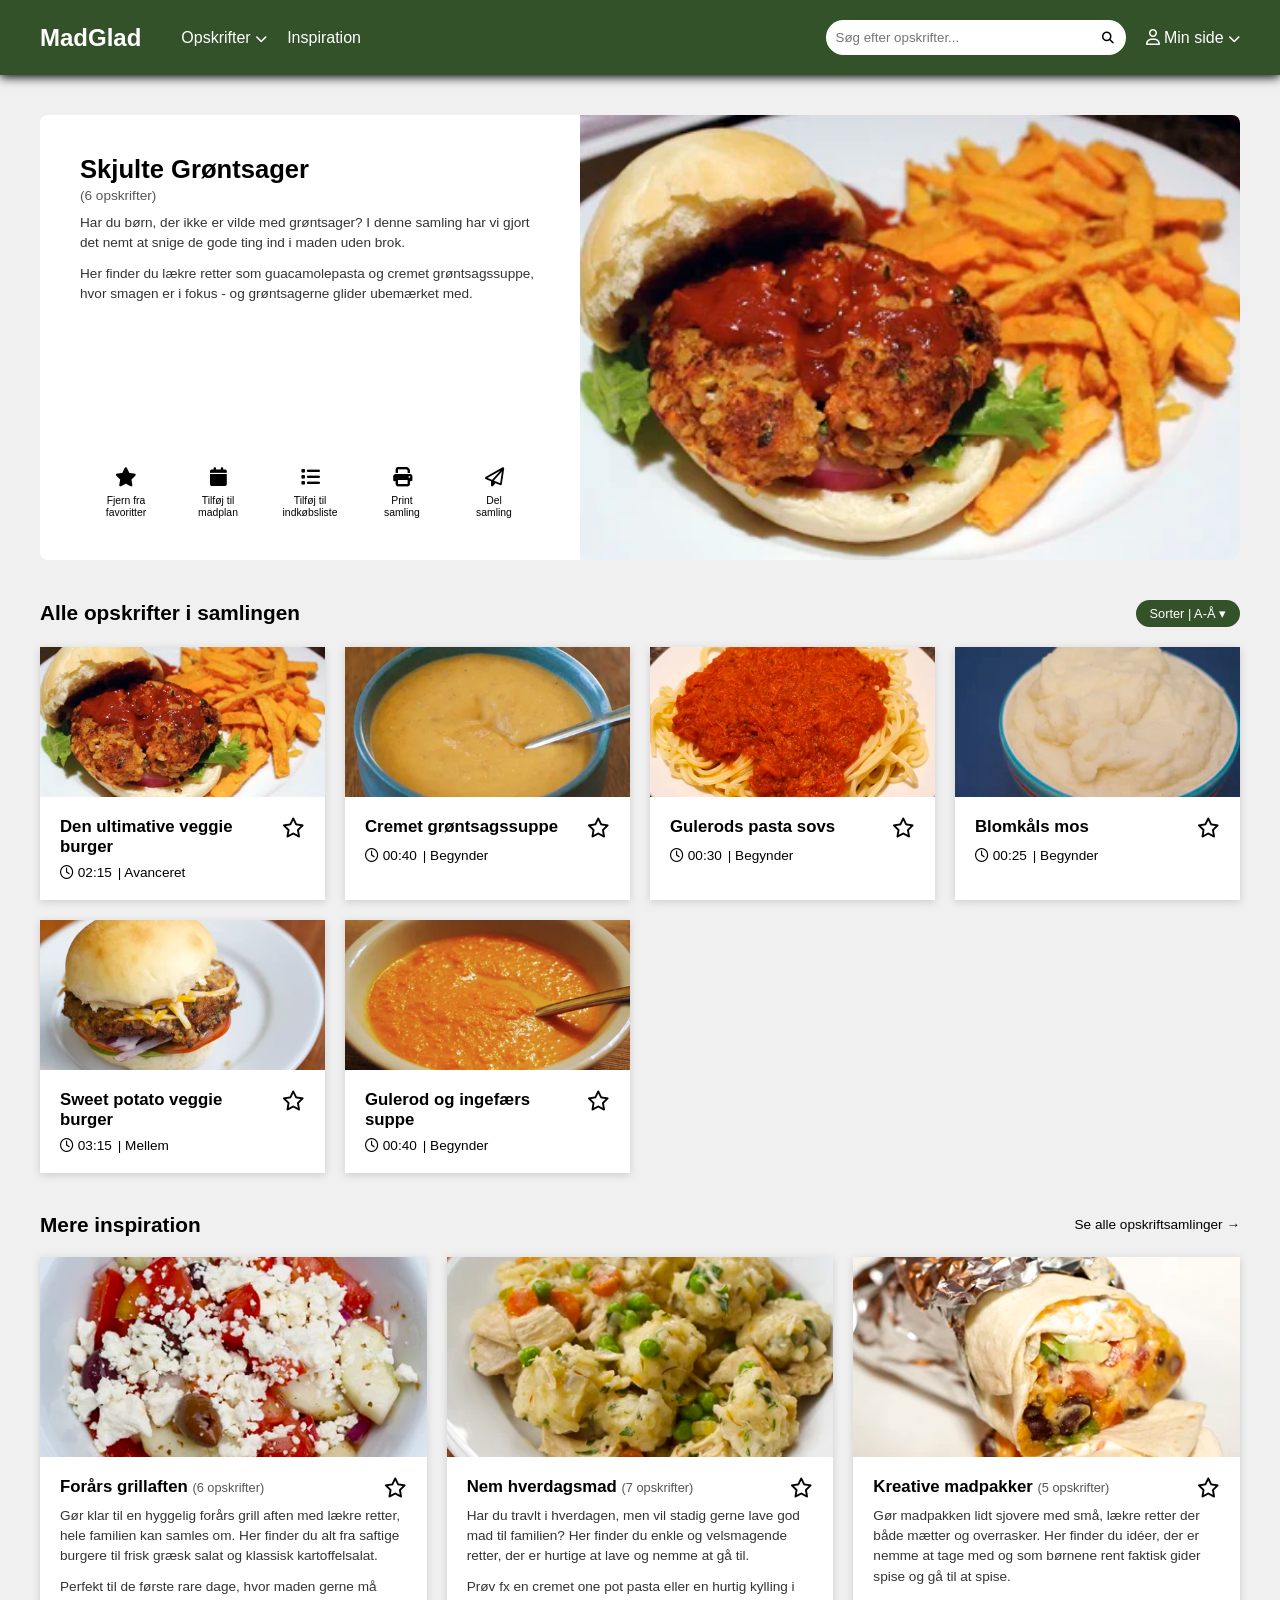
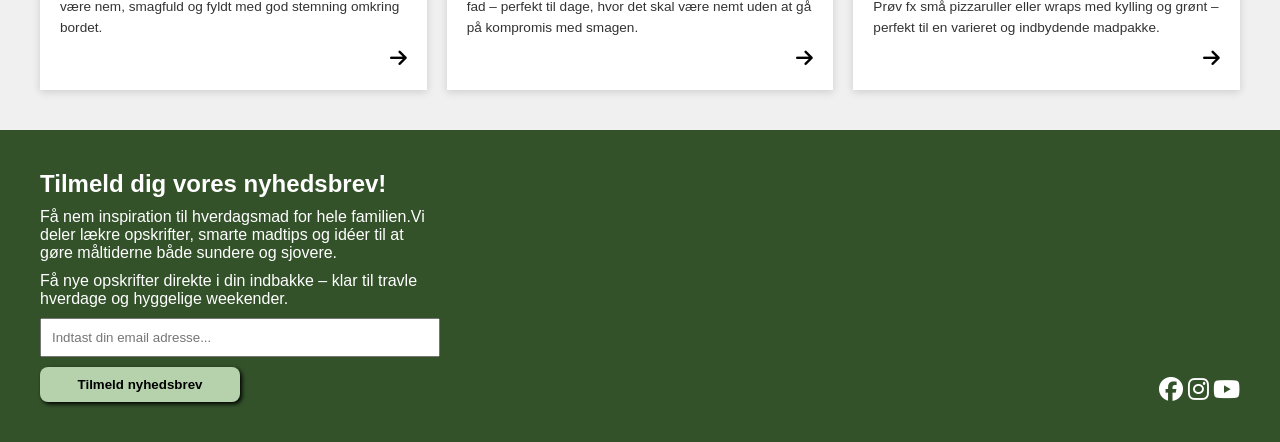
<file: samling-skjultegrøntsager.html>
<!DOCTYPE html>
<html lang="da">

<head>
	<meta charset="UTF-8" />
	<meta name="viewport" content="width=device-width, initial-scale=1.0" />
	<title>MadGlad | Skjulte grøntsager</title>
	<link rel="stylesheet" href="https://cdnjs.cloudflare.com/ajax/libs/font-awesome/6.4.0/css/all.min.css" />
	<link rel="stylesheet" href="./assets/css/style.css" />
	<link rel="stylesheet" href="./assets/css/samling.css" />
	<script src="./assets/js/app.js" defer></script>

</head>

<body>

	<!-- Navigation -->
	<nav>
		<ul>
			<li class="logo"><a href="./index.html">MadGlad</a></li>

			<!-- OPSKRIFTER -->
			<li class="dropdown">
				<a href="#" id="opskrifterBtn">
					Opskrifter <i class="fa-solid fa-chevron-down"></i>
				</a>

				<!-- Drowdown menu med vores valgte kategorier og det id de har i wordpress, så vi kan lytte efter click og hente de rigtige opskrifter -->
				<ul class="dropdown-menu opskrifter-menu">
					<li><a href="opskrifter.html?category=57">Alle opskrifter</a></li>
					<div class="dropdown-divider"></div>
					<li><a href="opskrifter.html?category=58">Morgenmad & Brunch</a></li>
					<div class="dropdown-divider"></div>
					<li><a href="opskrifter.html?category=59">Frokost & Madpakke</a></li>
					<div class="dropdown-divider"></div>
					<li><a href="opskrifter.html?category=60">Hovedretter / Aftensmad</a></li>
					<div class="dropdown-divider"></div>
					<li><a href="opskrifter.html?category=63">Desserter</a></li>
					<div class="dropdown-divider"></div>
					<li><a href="opskrifter.html?category=61">Snacks & Småretter</a></li>
					<div class="dropdown-divider"></div>
					<li><a href="opskrifter.html?category=62">Brød</a></li>
					<div class="dropdown-divider"></div>
					<li><a href="opskrifter.html?category=64">Drikke</a></li>
				</ul>
			</li>

			<li><a href="./inspiration.html">Inspiration</a></li>
		</ul>

		<div class="dropdown">

			<div class="search-box">
				<input type="text" placeholder="Søg efter opskrifter..." />
				<i class="fa-solid fa-magnifying-glass"></i>
			</div>

			<a href="#" id="minSideBtn">
				<i class="fa-regular fa-user"></i> Min side
				<i class="fa-solid fa-chevron-down"></i>
			</a>

			<ul class="dropdown-menu min-side-menu">
				<li><a href="./favoritter.html"><i class="fa-solid fa-star"></i> Favoritter</a></li>
				<div class="dropdown-divider"></div>
				<li><a href="./madplan.html"><i class="fa-solid fa-calendar"></i> Madplan</a></li>
				<div class="dropdown-divider"></div>
				<li><a href="#"><i class="fa-solid fa-list"></i> Indkøbsliste</a></li>
			</ul>
		</div>
	</nav>


	<!-- Collection Hero -->
	<section class="collectionHero">
		<div class="collectionHeroInfo">
			<h1 class="collectionTitle">Skjulte Grøntsager</h1>
			<span class="collectionCount">(6 opskrifter)</span>
			<p class="collectionDesc">
				Har du børn, der ikke er vilde med grøntsager? I denne
				samling har vi gjort det nemt at snige de gode ting ind i
				maden uden brok.
			</p>
			<p class="collectionDesc">
				Her finder du lækre retter som guacamolepasta og cremet
				grøntsagssuppe, hvor smagen er i fokus - og
				grøntsagerne glider ubemærket med.
			</p>

			<div class="actionButtons">
				<div class="actionBtn">
					<span class="actionIcon"><i class="fa-solid fa-star"></i></span>
					<span class="actionLabel">Fjern fra<br>favoritter</span>
				</div>
				<div class="actionBtn">
					<span class="actionIcon"><i class="fa-solid fa-calendar"></i></span>
					<span class="actionLabel">Tilføj til<br>madplan</span>
				</div>
				<div class="actionBtn">
					<span class="actionIcon"><i class="fa-solid fa-list"></i></span>
					<span class="actionLabel">Tilføj til<br>indkøbsliste</span>
				</div>
				<div class="actionBtn">
					<span class="actionIcon"><i class="fa-solid fa-print"></i></span>
					<span class="actionLabel">Print<br>samling</span>
				</div>
				<div class="actionBtn">
					<span class="actionIcon"><i class="fa-regular fa-paper-plane"></i></span>
					<span class="actionLabel">Del<br>samling</span>
				</div>
			</div>
		</div>
		<div class="collectionHeroImage">
			<img src="./assets/img/ultimate-veggie-burgers.webp" alt="Den ultimative veggie burger" />
		</div>
	</section>

	<!-- Alle opskrifter i samlingen -->
	<section class="recipeSection">
		<div class="recipeSectionHeader">
			<h2 class="recipeSectionTitle">Alle opskrifter i samlingen</h2>
			<div class="sortDropdown">
				<span>Sorter | A-Å ▾</span>
			</div>
		</div>
		<div class="recipeGrid">

			<!-- Recipe 1 -->
			<article class="recipeCard clickable-card">
				<a href="opskrift.html?id=240" class="stretched-link"></a>
				<div class="recipeCardImage">
					<img src="./assets/img/ultimate-veggie-burgers.webp" alt="Den ultimative veggie burger" />
				</div>
				<div class="recipeCardBody">
					<div class="recipeCardTitle">
						<span>Den ultimative veggie burger</span>
						<span class="favoriteStar"><i class="fa-regular fa-star"></i></span>
					</div>
					<div class="recipeMeta">
						<span><i class="fa-regular fa-clock"></i> 02:15</span>
						<span>| Avanceret</span>
					</div>
				</div>
			</article>

			<!-- Recipe 2 -->
			<article class="recipeCard clickable-card">
				<a href="opskrift.html?id=243" class="stretched-link"></a>
				<div class="recipeCardImage">
					<img src="./assets/img/creamy-vegetable-soup.webp" alt="Cremet grøntsagssuppe" />
				</div>
				<div class="recipeCardBody">
					<div class="recipeCardTitle">
						<span>Cremet grøntsagssuppe</span>
						<span class="favoriteStar"><i class="fa-regular fa-star"></i></span>
					</div>
					<div class="recipeMeta">
						<span><i class="fa-regular fa-clock"></i> 00:40</span>
						<span>| Begynder</span>
					</div>
				</div>
			</article>

			<!-- Recipe 3 -->
			<article class="recipeCard clickable-card">
				<a href="opskrift.html?id=246" class="stretched-link"></a>
				<div class="recipeCardImage">
					<img src="./assets/img/chunky-carrot-spaghetti-sauce.webp" alt="Gulerods pasta sovs" />
				</div>
				<div class="recipeCardBody">
					<div class="recipeCardTitle">
						<span>Gulerods pasta sovs</span>
						<span class="favoriteStar"><i class="fa-regular fa-star"></i></span>
					</div>
					<div class="recipeMeta">
						<span><i class="fa-regular fa-clock"></i> 00:30</span>
						<span>| Begynder</span>
					</div>
				</div>
			</article>

			<!-- Recipe 4 -->
			<article class="recipeCard clickable-card">
				<a href="opskrift.html?id=235" class="stretched-link"></a>
				<div class="recipeCardImage">
					<img src="./assets/img/mashed-cauliflower.webp" alt="Blomkåls mos" />
				</div>
				<div class="recipeCardBody">
					<div class="recipeCardTitle">
						<span>Blomkåls mos</span>
						<span class="favoriteStar"><i class="fa-regular fa-star"></i></span>
					</div>
					<div class="recipeMeta">
						<span><i class="fa-regular fa-clock"></i> 00:25</span>
						<span>| Begynder</span>
					</div>
				</div>
			</article>

			<!-- Recipe 5 -->
			<article class="recipeCard clickable-card">
				<a href="opskrift.html?id=237" class="stretched-link"></a>
				<div class="recipeCardImage">
					<img src="./assets/img/sweet-potato-black-bean-veggie-burgers.webp"
						alt="Sweet potato veggie burger" />
				</div>
				<div class="recipeCardBody">
					<div class="recipeCardTitle">
						<span>Sweet potato veggie burger</span>
						<span class="favoriteStar"><i class="fa-regular fa-star"></i></span>
					</div>
					<div class="recipeMeta">
						<span><i class="fa-regular fa-clock"></i> 03:15</span>
						<span>| Mellem</span>
					</div>
				</div>
			</article>

			<!-- Recipe 6 -->
			<article class="recipeCard clickable-card">
				<a href="opskrift.html?id=249" class="stretched-link"></a>
				<div class="recipeCardImage">
					<img src="./assets/img/carrot-ginger-soup.webp" alt="Gulerod og ingefærs suppe" />
				</div>
				<div class="recipeCardBody">
					<div class="recipeCardTitle">
						<span>Gulerod og ingefærs suppe</span>
						<span class="favoriteStar"><i class="fa-regular fa-star"></i></span>
					</div>
					<div class="recipeMeta">
						<span><i class="fa-regular fa-clock"></i> 00:40</span>
						<span>| Begynder</span>
					</div>
				</div>
			</article>

		</div>
	</section>

	<!-- Mere inspiration -->
	<section class="moreInspiration">
		<div class="moreInspirationHeader">
			<h2 class="moreInspirationTitle">Mere inspiration</h2>
			<a href="inspiration.html" class="seeAllLink">Se alle opskriftsamlinger →</a>
		</div>
		<div class="moreInspirationGrid">

			<!-- Collection 1 -->
			<article class="inspirationCard clickable-card">
				<a href="samling-grillaften.html" class="stretched-link"></a>
				<div class="inspirationCardImage">
					<img src="./assets/img/greek-salad.webp" alt="Græsk salat" />
				</div>
				<div class="inspirationCardBody">
					<div class="inspirationCardHeader">
						<h3>Forårs grillaften <span class="recipeCount">(6 opskrifter)</span></h3>
						<span class="favoriteStar"><i class="fa-regular fa-star"></i></span>
					</div>
					<p>Gør klar til en hyggelig forårs grill aften med lækre retter, hele familien kan
						samles om. Her finder du alt fra saftige burgere til frisk græsk salat og klassisk
						kartoffelsalat.</p>
					<p>Perfekt til de første rare dage, hvor maden gerne må være nem, smagfuld og
						fyldt med god stemning omkring bordet.</p>
					<div class="cardArrow"><i class="fa-solid fa-arrow-right"></i></div>
				</div>
			</article>

			<!-- Collection 2 -->
			<article class="inspirationCard clickable-card">
				<a href="samling.html" class="stretched-link"></a>
				<div class="inspirationCardImage">
					<img src="./assets/img/chicken-and-dumplings.webp" alt="Nem hverdagsmad" />
				</div>
				<div class="inspirationCardBody">
					<div class="inspirationCardHeader">
						<h3>Nem hverdagsmad <span class="recipeCount">(7 opskrifter)</span></h3>
						<span class="favoriteStar"><i class="fa-regular fa-star"></i></span>
					</div>
					<p>Har du travlt i hverdagen, men vil stadig gerne lave
						god mad til familien? Her finder du enkle og
						velsmagende retter, der er hurtige at lave og
						nemme at gå til.</p>
					<p>Prøv fx en cremet one pot pasta eller en hurtig
						kylling i fad – perfekt til dage, hvor det skal være
						nemt uden at gå på kompromis med smagen.</p>
					<div class="cardArrow"><i class="fa-solid fa-arrow-right"></i></div>
				</div>
			</article>

			<!-- Collection 3 -->
			<article class="inspirationCard clickable-card">
				<a href="samling.html" class="stretched-link"></a>
				<div class="inspirationCardImage">
					<img src="./assets/img/sweet-potato-burritos.webp" alt="Kreative madpakker" />
				</div>
				<div class="inspirationCardBody">
					<div class="inspirationCardHeader">
						<h3>Kreative madpakker <span class="recipeCount">(5 opskrifter)</span></h3>
						<span class="favoriteStar"><i class="fa-regular fa-star"></i></span>
					</div>
					<p>Gør madpakken lidt sjovere med små, lækre retter
						der både mætter og overrasker. Her finder du
						idéer, der er nemme at tage med og som børnene rent
						faktisk gider spise og gå til at spise.</p>
					<p>Prøv fx små pizzaruller eller wraps med kylling og
						grønt – perfekt til en varieret og indbydende
						madpakke.</p>
					<div class="cardArrow"><i class="fa-solid fa-arrow-right"></i></div>
				</div>
			</article>

		</div>
	</section>

	<!-- FOOTER -->
	<footer>
		<section class="nyhedsbrev">

			<h2>Tilmeld dig vores nyhedsbrev!</h2>
			<p>Få nem inspiration til hverdagsmad for hele familien.Vi deler lækre
				opskrifter, smarte madtips og idéer til at gøre måltiderne både sundere og sjovere.
			</p>
			<p>
				Få nye opskrifter direkte i din indbakke – klar til travle hverdage og hyggelige weekender.</p>


			<input type="email" name="email" class="nyhedsbrev-email" placeholder="Indtast din email adresse..."
				required>
			<input type="button" value="Tilmeld nyhedsbrev" class="nyhedsbrev-btn">

		</section>
		<section class="socialMedia">
			<a href="#"><i class="fa-brands fa-facebook"></i></a>
			<a href="#"><i class="fa-brands fa-instagram"></i></a>
			<a href="#"><i class="fa-brands fa-youtube"></i></a>
		</section>
	</footer>

</body>

</html>
</file>
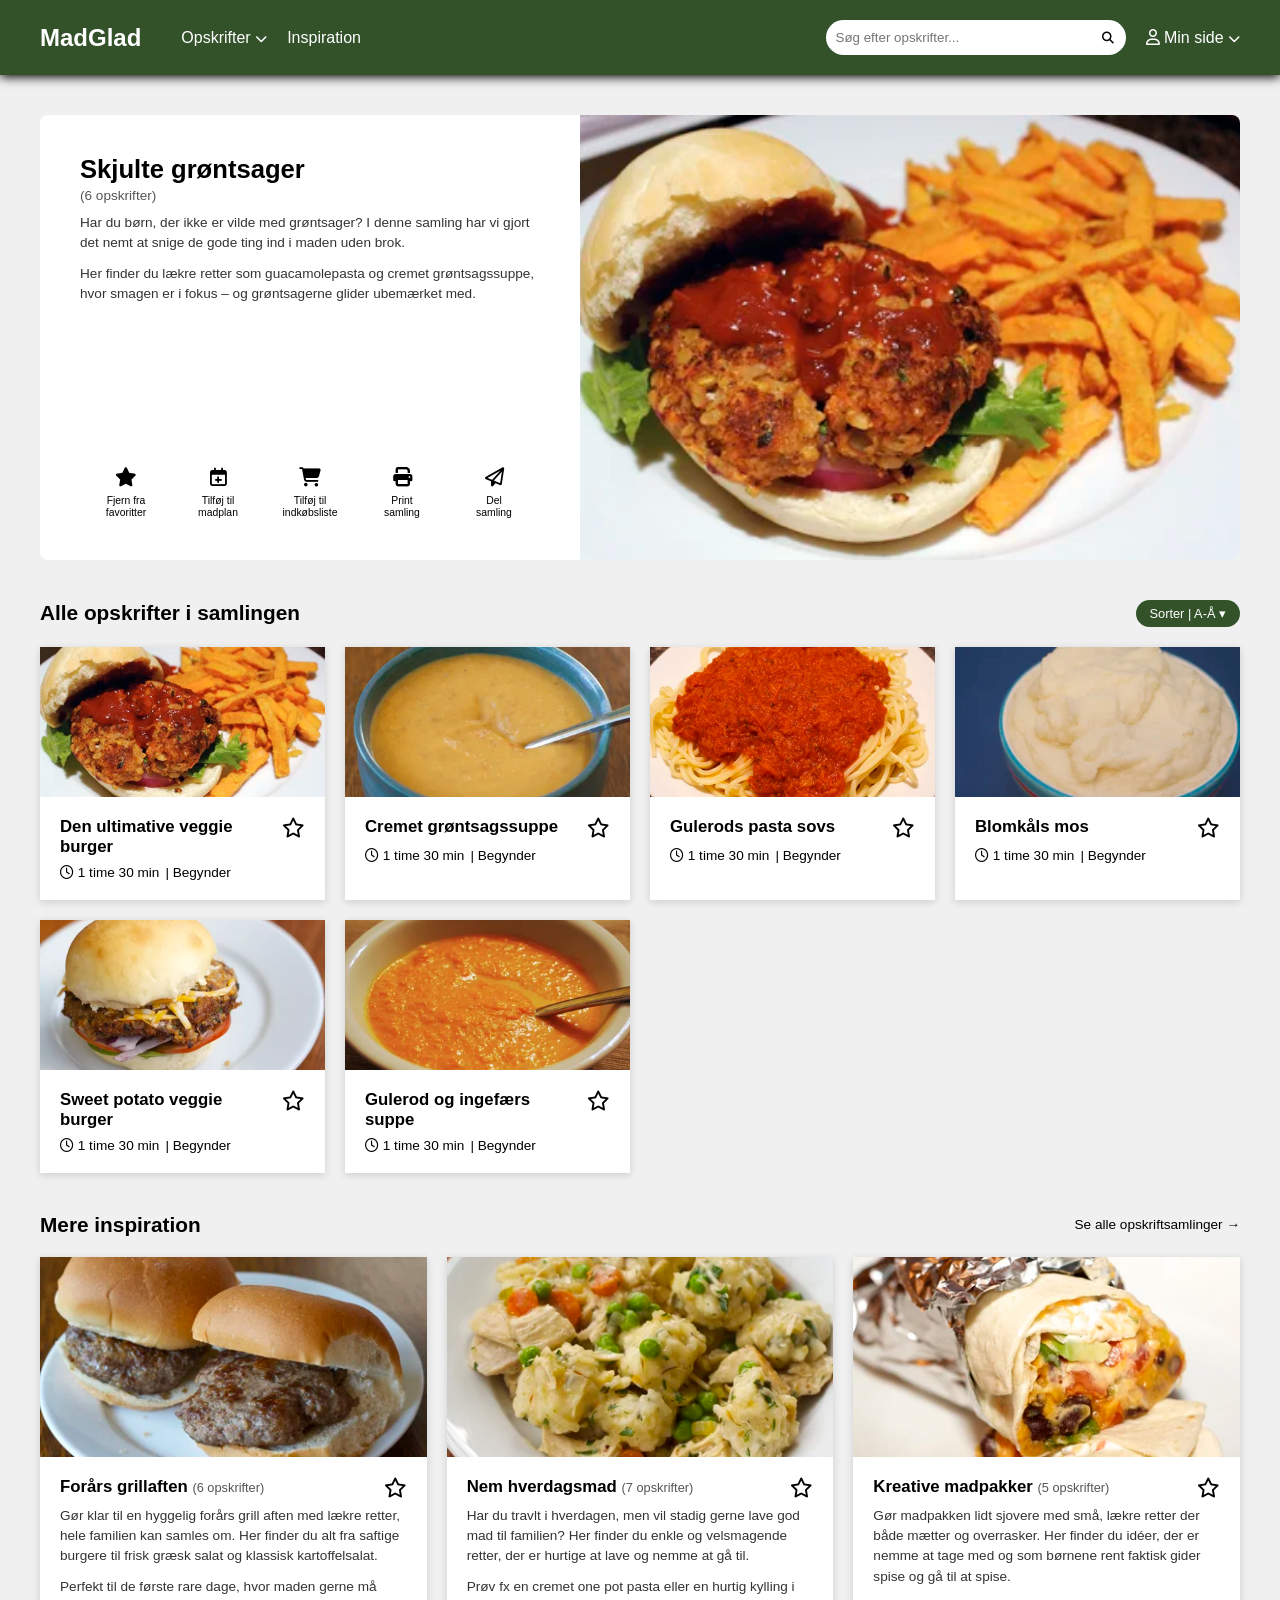
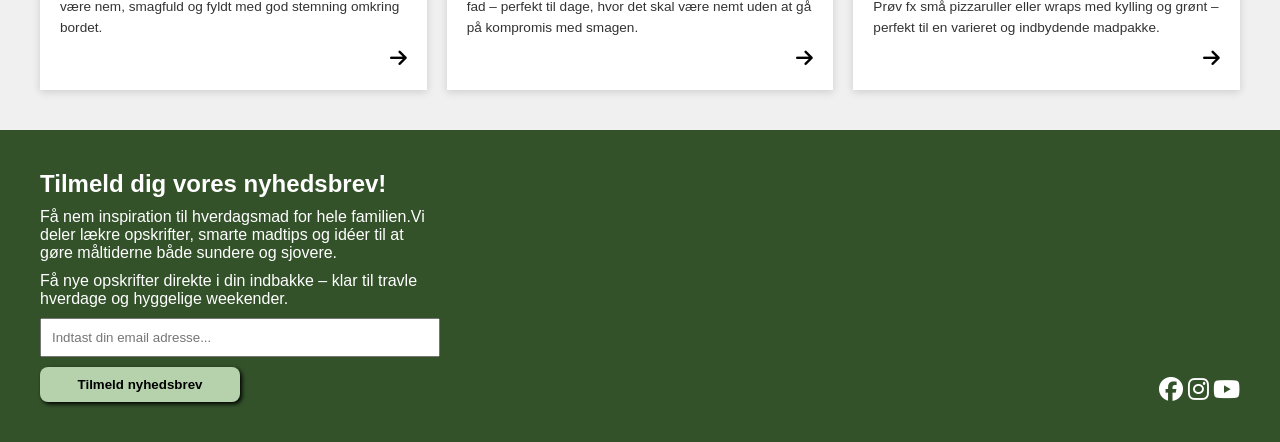
<file: samling.html>
<!DOCTYPE html>
<html lang="da">

<head>
	<meta charset="UTF-8" />
	<meta name="viewport" content="width=device-width, initial-scale=1.0" />
	<title>MadGlad | Skjulte grøntsager</title>
	<link rel="stylesheet" href="https://cdnjs.cloudflare.com/ajax/libs/font-awesome/6.4.0/css/all.min.css" />
	<link rel="stylesheet" href="./assets/css/style.css" />
	<link rel="stylesheet" href="./assets/css/samling.css" />
</head>

<body>

	<!-- Navigation -->
	<nav>
		<ul>
			<li class="logo"><a href="./index.html">MadGlad</a></li>

			<!-- OPSKRIFTER -->
			<li class="dropdown">
				<a href="#" id="opskrifterBtn">
					Opskrifter <i class="fa-solid fa-chevron-down"></i>
				</a>

				<ul class="dropdown-menu opskrifter-menu">
					<li><a href="#">Alle opskrifter</a></li>
					<div class="dropdown-divider"></div>
					<li><a href="#">Morgenmad & Brunch</a></li>
					<div class="dropdown-divider"></div>
					<li><a href="#">Frokost & Madpakke</a></li>
					<div class="dropdown-divider"></div>
					<li><a href="#">Hovedretter / Aftensmad</a></li>
					<div class="dropdown-divider"></div>
					<li><a href="#">Desserter</a></li>
					<div class="dropdown-divider"></div>
					<li><a href="#">Snacks & Småretter</a></li>
					<div class="dropdown-divider"></div>
					<li><a href="#">Brød</a></li>
					<div class="dropdown-divider"></div>
					<li><a href="#">Drikke</a></li>
				</ul>
			</li>

			<li><a href="./inspiration.html">Inspiration</a></li>
		</ul>

		<div class="dropdown">

			<div class="search-box">
				<input type="text" placeholder="Søg efter opskrifter..." />
				<i class="fa-solid fa-magnifying-glass"></i>
			</div>

			<a href="#" id="minSideBtn">
				<i class="fa-regular fa-user"></i> Min side
				<i class="fa-solid fa-chevron-down"></i>
			</a>

			<ul class="dropdown-menu min-side-menu">
				<li><a href="./favoritter.html"><i class="fa-solid fa-star"></i> Favoritter</a></li>
				<div class="dropdown-divider"></div>
				<li><a href="./madplan.html"><i class="fa-solid fa-calendar"></i> Madplan</a></li>
				<div class="dropdown-divider"></div>
				<li><a href="#"><i class="fa-solid fa-list"></i> Indkøbsliste</a></li>
			</ul>
		</div>
	</nav>

	<!-- Collection Hero -->
	<section class="collectionHero">
		<div class="collectionHeroInfo">
			<h1 class="collectionTitle">Skjulte grøntsager</h1>
			<span class="collectionCount">(6 opskrifter)</span>
			<p class="collectionDesc">
				Har du børn, der ikke er vilde med grøntsager? I denne
				samling har vi gjort det nemt at snige de gode ting ind i
				maden uden brok.
			</p>
			<p class="collectionDesc">
				Her finder du lækre retter som guacamolepasta og cremet
				grøntsagssuppe, hvor smagen er i fokus – og
				grøntsagerne glider ubemærket med.
			</p>

			<div class="actionButtons">
				<div class="actionBtn">
					<span class="actionIcon"><i class="fa-solid fa-star"></i></span>
					<span class="actionLabel">Fjern fra<br>favoritter</span>
				</div>
				<div class="actionBtn">
					<span class="actionIcon"><i class="fa-regular fa-calendar-plus"></i></span>
					<span class="actionLabel">Tilføj til<br>madplan</span>
				</div>
				<div class="actionBtn">
					<span class="actionIcon"><i class="fa-solid fa-cart-shopping"></i></span>
					<span class="actionLabel">Tilføj til<br>indkøbsliste</span>
				</div>
				<div class="actionBtn">
					<span class="actionIcon"><i class="fa-solid fa-print"></i></span>
					<span class="actionLabel">Print<br>samling</span>
				</div>
				<div class="actionBtn">
					<span class="actionIcon"><i class="fa-regular fa-paper-plane"></i></span>
					<span class="actionLabel">Del<br>samling</span>
				</div>
			</div>
		</div>
		<div class="collectionHeroImage">
			<img src="./assets/img/ultimate-veggie-burgers.webp" alt="Den ultimative veggie burger" />
		</div>
	</section>

	<!-- Alle opskrifter i samlingen -->
	<section class="recipeSection">
		<div class="recipeSectionHeader">
			<h2 class="recipeSectionTitle">Alle opskrifter i samlingen</h2>
			<div class="sortDropdown">
				<span>Sorter | A-Å ▾</span>
			</div>
		</div>
		<div class="recipeGrid">

			<!-- Recipe 1 -->
			<article class="recipeCard clickable-card">
				<a href="opskrift.html" class="stretched-link"></a>
				<div class="recipeCardImage">
					<img src="./assets/img/ultimate-veggie-burgers.webp" alt="Den ultimative veggie burger" />
				</div>
				<div class="recipeCardBody">
					<div class="recipeCardTitle">
						<span>Den ultimative veggie burger</span>
						<span class="favoriteStar"><i class="fa-regular fa-star"></i></span>
					</div>
					<div class="recipeMeta">
						<span><i class="fa-regular fa-clock"></i> 1 time 30 min</span>
						<span>| Begynder</span>
					</div>
				</div>
			</article>

			<!-- Recipe 2 -->
			<article class="recipeCard clickable-card">
				<a href="opskrift.html" class="stretched-link"></a>
				<div class="recipeCardImage">
					<img src="./assets/img/creamy-vegetable-soup.webp" alt="Cremet grøntsagssuppe" />
				</div>
				<div class="recipeCardBody">
					<div class="recipeCardTitle">
						<span>Cremet grøntsagssuppe</span>
						<span class="favoriteStar"><i class="fa-regular fa-star"></i></span>
					</div>
					<div class="recipeMeta">
						<span><i class="fa-regular fa-clock"></i> 1 time 30 min</span>
						<span>| Begynder</span>
					</div>
				</div>
			</article>

			<!-- Recipe 3 -->
			<article class="recipeCard clickable-card">
				<a href="opskrift.html" class="stretched-link"></a>
				<div class="recipeCardImage">
					<img src="./assets/img/chunky-carrot-spaghetti-sauce.webp" alt="Gulerods pasta sovs" />
				</div>
				<div class="recipeCardBody">
					<div class="recipeCardTitle">
						<span>Gulerods pasta sovs</span>
						<span class="favoriteStar"><i class="fa-regular fa-star"></i></span>
					</div>
					<div class="recipeMeta">
						<span><i class="fa-regular fa-clock"></i> 1 time 30 min</span>
						<span>| Begynder</span>
					</div>
				</div>
			</article>

			<!-- Recipe 4 -->
			<article class="recipeCard clickable-card">
				<a href="opskrift.html" class="stretched-link"></a>
				<div class="recipeCardImage">
					<img src="./assets/img/mashed-cauliflower.webp" alt="Blomkåls mos" />
				</div>
				<div class="recipeCardBody">
					<div class="recipeCardTitle">
						<span>Blomkåls mos</span>
						<span class="favoriteStar"><i class="fa-regular fa-star"></i></span>
					</div>
					<div class="recipeMeta">
						<span><i class="fa-regular fa-clock"></i> 1 time 30 min</span>
						<span>| Begynder</span>
					</div>
				</div>
			</article>

			<!-- Recipe 5 -->
			<article class="recipeCard clickable-card">
				<a href="opskrift.html" class="stretched-link"></a>
				<div class="recipeCardImage">
					<img src="./assets/img/sweet-potato-black-bean-veggie-burgers.webp"
						alt="Sweet potato veggie burger" />
				</div>
				<div class="recipeCardBody">
					<div class="recipeCardTitle">
						<span>Sweet potato veggie burger</span>
						<span class="favoriteStar"><i class="fa-regular fa-star"></i></span>
					</div>
					<div class="recipeMeta">
						<span><i class="fa-regular fa-clock"></i> 1 time 30 min</span>
						<span>| Begynder</span>
					</div>
				</div>
			</article>

			<!-- Recipe 6 -->
			<article class="recipeCard clickable-card">
				<a href="opskrift.html" class="stretched-link"></a>
				<div class="recipeCardImage">
					<img src="./assets/img/carrot-ginger-soup.webp" alt="Gulerod og ingefærs suppe" />
				</div>
				<div class="recipeCardBody">
					<div class="recipeCardTitle">
						<span>Gulerod og ingefærs suppe</span>
						<span class="favoriteStar"><i class="fa-regular fa-star"></i></span>
					</div>
					<div class="recipeMeta">
						<span><i class="fa-regular fa-clock"></i> 1 time 30 min</span>
						<span>| Begynder</span>
					</div>
				</div>
			</article>

		</div>
	</section>

	<!-- Mere inspiration -->
	<section class="moreInspiration">
		<div class="moreInspirationHeader">
			<h2 class="moreInspirationTitle">Mere inspiration</h2>
			<a href="inspiration.html" class="seeAllLink">Se alle opskriftsamlinger →</a>
		</div>
		<div class="moreInspirationGrid">

			<!-- Collection 1 -->
			<article class="inspirationCard clickable-card">
				<a href="samling.html" class="stretched-link"></a>
				<div class="inspirationCardImage">
					<img src="./assets/img/stove-top-burgers.webp" alt="Forårs grillaften" />
				</div>
				<div class="inspirationCardBody">
					<div class="inspirationCardHeader">
						<h3>Forårs grillaften <span class="recipeCount">(6 opskrifter)</span></h3>
						<span class="favoriteStar"><i class="fa-regular fa-star"></i></span>
					</div>
					<p>Gør klar til en hyggelig forårs grill aften med lækre retter, hele familien kan
						samles om. Her finder du alt fra saftige burgere til frisk græsk salat og klassisk
						kartoffelsalat.</p>
					<p>Perfekt til de første rare dage, hvor maden gerne må være nem, smagfuld og
						fyldt med god stemning omkring bordet.</p>
					<div class="cardArrow"><i class="fa-solid fa-arrow-right"></i></div>
				</div>
			</article>

			<!-- Collection 2 -->
			<article class="inspirationCard clickable-card">
				<a href="samling.html" class="stretched-link"></a>
				<div class="inspirationCardImage">
					<img src="./assets/img/chicken-and-dumplings.webp" alt="Nem hverdagsmad" />
				</div>
				<div class="inspirationCardBody">
					<div class="inspirationCardHeader">
						<h3>Nem hverdagsmad <span class="recipeCount">(7 opskrifter)</span></h3>
						<span class="favoriteStar"><i class="fa-regular fa-star"></i></span>
					</div>
					<p>Har du travlt i hverdagen, men vil stadig gerne lave
						god mad til familien? Her finder du enkle og
						velsmagende retter, der er hurtige at lave og
						nemme at gå til.</p>
					<p>Prøv fx en cremet one pot pasta eller en hurtig
						kylling i fad – perfekt til dage, hvor det skal være
						nemt uden at gå på kompromis med smagen.</p>
					<div class="cardArrow"><i class="fa-solid fa-arrow-right"></i></div>
				</div>
			</article>

			<!-- Collection 3 -->
			<article class="inspirationCard clickable-card">
				<a href="samling.html" class="stretched-link"></a>
				<div class="inspirationCardImage">
					<img src="./assets/img/sweet-potato-burritos.webp" alt="Kreative madpakker" />
				</div>
				<div class="inspirationCardBody">
					<div class="inspirationCardHeader">
						<h3>Kreative madpakker <span class="recipeCount">(5 opskrifter)</span></h3>
						<span class="favoriteStar"><i class="fa-regular fa-star"></i></span>
					</div>
					<p>Gør madpakken lidt sjovere med små, lækre retter
						der både mætter og overrasker. Her finder du
						idéer, der er nemme at tage med og som børnene rent
						faktisk gider spise og gå til at spise.</p>
					<p>Prøv fx små pizzaruller eller wraps med kylling og
						grønt – perfekt til en varieret og indbydende
						madpakke.</p>
					<div class="cardArrow"><i class="fa-solid fa-arrow-right"></i></div>
				</div>
			</article>

		</div>
	</section>

	<!-- FOOTER -->
	<footer>
		<section class="nyhedsbrev">
			<h2>Tilmeld dig vores nyhedsbrev!</h2>
			<p>Få nem inspiration til hverdagsmad for hele familien.Vi deler lækre
				opskrifter, smarte madtips og idéer til at gøre måltiderne både sundere og sjovere.
			</p>
			<p>
				Få nye opskrifter direkte i din indbakke – klar til travle hverdage og hyggelige weekender.</p>

			<input type="email" name="email" class="nyhedsbrev-email" placeholder="Indtast din email adresse..."
				required>
			<input type="button" value="Tilmeld nyhedsbrev" class="nyhedsbrev-btn">
		</section>
		<section class="socialMedia">
			<a href="#"><i class="fa-brands fa-facebook"></i></a>
			<a href="#"><i class="fa-brands fa-instagram"></i></a>
			<a href="#"><i class="fa-brands fa-youtube"></i></a>
		</section>
	</footer>

</body>

</html>
</file>
<file: assets/css/style.css>
* {
    box-sizing: border-box;
    margin: 0;
}

body {
    margin: 0;
    background-color: var(--grey);
}

/* Global styling */

:root {
    /* Farver */
    --darkGreen: #33522A;
    --lightGreen: #b5d2ac;
    --grey: #f0f0f0;
    --shadowGrey: #888888;
    --black: #000000;
    --white: #ffffff;

    /* Effekter */
    --shadowCards: 4px 4px 8px var(--shadowGrey);
    --shadowButton: 2px 2px 2px var(--shadowGrey);
    --transitionHover: background-color 0.3s ease, color 0.3s ease, transform 0.3s ease;
    --scaleHover: scale(1.05);

    background-color: var(--grey);

    main a {
        color: var(--black);
        text-decoration: none;
    }
}


/* Layout */
:root {
    --smSpacer: 10px;
    --mdSpacer: 20px;
    --lgSpacer: 40px;
}

/* Font*/
* {
    font-family: 'Arial', sans-serif;
}

/* Clickable Cards */
.clickable-card {
    position: relative;
    cursor: pointer;
}

.clickable-card .favoriteStar {
    position: relative;
    z-index: 2; /* keep star interactive */
    cursor: pointer;
}

.stretched-link::after {
    position: absolute;
    top: 0;
    right: 0;
    bottom: 0;
    left: 0;
    z-index: 1;
    content: "";
}




/* Global navigation */
nav {
    display: flex;
    justify-content: space-between;
    align-items: center;
    padding: var(--mdSpacer) var(--lgSpacer);
    background-color: var(--darkGreen);
    z-index: 1000;
    position: sticky;
    top: 0;
    box-shadow: 0 2px 10px var(--black);

    * {
        color: var(--white);
    }

    ul,
    div {
        list-style: none;
        display: flex;
        align-items: center;
        gap: var(--mdSpacer);
        margin: 0;
        padding: 0;

        a {
            color: var(--white);
            text-decoration: none;

        }

        a:hover {
            color: var(--lightGreen);
            transition: background-color 0.3s ease, color 0.3s ease;

        }

        a i {
            color: inherit;
            /* https://www.w3schools.com/cssref/css_inherit.php */
            /* Gør sådan at ikonerne også skifter farve samtidig med teksten */
        }


        .logo {
            font-weight: bold;
            font-size: 1.5rem;
        }

        .fa-solid {
            font-size: 0.75rem;
        }

        input {
            padding: var(--smSpacer);
            border: none;
            border-radius: 20px;
            width: 300px;
        }

    }


    /* Dropdown styling */
    .dropdown {
        position: relative;
    }

    /* Skjul drowdown som standard */
    .dropdown-menu {
        display: none;
        position: absolute;
        top: 100%;
        background-color: var(--darkGreen);

        /* Linje mellem punkter i drop downs */
        .dropdown-divider {
            height: 1px;
            background-color: var(--white);

        }

        /* Dropdown-elementer */
        li a {
            display: block;
            padding: var(--smSpacer);
            color: var(--white);
        }

        /* Hover-effekt for dropdown-elementer */
        li a:hover {
            background-color: var(--lightGreen);
            color: var(--black);

        }
    }

    /* Aktiv dropdown*/
    /* Når dropdown har class aktiv, så skal dropdown vises */
    .dropdown.active .dropdown-menu {
        display: block;
    }
}

/* Opskrift dropdown */
.opskrifter-menu {
    min-width: 220px;
}

/* Min side dropdown */
.min-side-menu {
    right: 0;
    left: auto;
    min-width: none;
}



/* Søgefelt */
.search-box {
    position: relative;
    display: flex;
    align-items: center;

    /* Indsætter forstørrelsesglasset i højre side af søgefeltet */
    i {
        position: absolute;
        right: 12px;
        color: var(--black);
    }

    /* Input tekstfarve skal være sort */
    input {
        color: var(--black);
    }
}


/* FOOTER */
footer {
    background-color: var(--darkGreen);
    color: var(--white);
    padding: var(--lgSpacer);
    display: flex;
    justify-content: space-between;
    align-items: end;


    .nyhedsbrev {
        width: 400px;
        display: flex;
        flex-direction: column;
        gap: var(--smSpacer);

        input {
            padding: var(--smSpacer);
        }

        .nyhedsbrev-btn {
            background-color: var(--lightGreen);
            width: 200px;
            border: none;
            border-radius: 8px;
            font-weight: bold;
            box-shadow: 2px 2px 4px var(--black);
            cursor: pointer;
        }

        .nyhedsbrev-btn:hover {
            transform: var(--scaleHover);
            text-decoration: underline;
        }
    }

    .socialMedia i {
        color: var(--white);
        font-size: 1.5rem;
    }
}
</file>
<file: assets/css/favoritter.css>
* {
    box-sizing: border-box;
    font-family: Arial, sans-serif;
}

body {

    background-color: #f0f0f0;
}

/* Variabler */
:root {
    --darkGreen: #33522A;
    --lightGreen: #b5d2ac;
    --grey: #f0f0f0;
    --white: #ffffff;

    --smSpacer: 10px;
    --mdSpacer: 20px;
    --lgSpacer: 40px;
}

/* Typography */
p {
    font-size: 16px;
}

h2 {
    font-size: 24px;
}

h3 {
    font-size: 18px;
    margin: 0;
}

img {
    max-width: 100%;
    display: block;
}

/* layout */

main {
    margin: var(--lgSpacer);

}


.favoritter-page {
    display: grid;
    grid-template-columns: 260px 1fr;
    gap: var(--lgSpacer);
    align-items: start;
}

/* sidebar samlinger */

.sidebar {
    padding-top: var(--lgSpacer);
}

.sidebar h2 {
    font-size: 18px;
    margin: 0 0 var(--mdSpacer) 0;
    color: #111;
}

.samling-list {
    display: flex;
    flex-direction: column;
    gap: var(--smSpacer);
}

.samling-card {
    display: flex;
    align-items: center;
    gap: var(--smSpacer);
    background: var(--white);
    border: 1px solid #ccc;
    border-radius: 5px;
    padding: var(--smSpacer);
    cursor: pointer;
    box-shadow: var(--shadowCards);
    transition: var(--transitionHover);
}

.samling-card:hover {
    background: #e8f0e5;
    transform: var(--scaleHover);
    transition: var(--transitionHover);
}

.samling-card.active {
    background: var(--lightGreen);
    border-color: var(--darkGreen);
}

.samling-card img {
    width: 52px;
    height: 52px;
    object-fit: cover;
    border-radius: 4px;
    flex-shrink: 0;
}

.samling-info {
    display: flex;
    flex-direction: column;
    gap: 2px;
}

/* samling text */
.samling-info h3 {
    font-size: 15px;
    color: #111;
    margin: 0;
}

.samling-info p {
    font-size: 13px;
    color: #555;
    margin: 0;
}

/* ny samling knap */
.ny-samling {
    display: flex;
    align-items: center;
    justify-content: center;
    gap: 6px;
    background: var(--white);
    border: 1px dashed #aaa;
    border-radius: 5px;
    padding: var(--smSpacer);
    cursor: pointer;
    font-size: 15px;
    color: #444;
    margin-top: var(--smSpacer);
    transition: background 0.15s, color 0.15s;
}

.ny-samling:hover {
    background: #e8f0e5;
    color: var(--darkGreen);
}


/* top favorit */

.main-content {
    min-width: 0;
}

.favorit-header {
    display: flex;
    align-items: center;
    gap: 10px;
    padding: var(--lgSpacer) 0 4px 0;
}

.favorit-header h2 {
    margin: 0;
    font-size: 24px;
}

.favorit-header i {
    font-size: 22px;
}

.samling-meta {
    font-size: 14px;
    color: var(--darkGreen);
    font-weight: bold;
    margin: 0 0 var(--mdSpacer) 0;
}


/* favorit cards */

.favorit-grid {
    display: grid;
    grid-template-columns: repeat(3, 1fr);
    gap: var(--mdSpacer);
}

/* favorit card hover */
.fav-card:hover {
    transform: var(--scaleHover);
    transition: var(--transitionHover);

}

.fav-card {
    background: var(--white);
    overflow: hidden;
    box-shadow: var(--shadowCards);
    display: flex;
    flex-direction: column;
    cursor: pointer;
}

.fav-card-img {
    width: 100%;
    height: 180px;
    object-fit: cover;
}

.fav-card-body {
    padding: var(--smSpacer);
    display: flex;
    flex-direction: column;
    gap: 8px;
    flex: 1;
}

.fav-card-top {
    display: flex;
    justify-content: space-between;
    align-items: flex-start;
}

.fav-card-time {
    font-size: 13px;
    color: #555;
    margin: 0;
}

.fav-star {
    font-size: 16px;
    cursor: pointer;
}

/* favorit buttons */
.fav-card-actions {
    display: flex;
    gap: 8px;
    margin-top: auto;

}

.fav-btn {
    flex: 1;
    padding: 7px 4px;
    border-radius: 5px;
    box-shadow: var(--shadowButton);
    background: var(--lightGreen);
    font-size: 13px;
    cursor: pointer;
    border: none;
}

.fav-btn:hover {
    background: var(--darkGreen);
    color: white;
}
</file>
<file: assets/css/forside.css>
* {
    margin: 0;
    padding: 0;
    box-sizing: border-box;
    font-family: Arial, sans-serif;
}

body {
    background: #f0f0f0;
}

/* HERO SLIDER */
.hero-slider {
    position: relative;
    height: 350px;
    margin: var(--mdSpacer) var(--lgSpacer);
    overflow: hidden;
    /* Skjuler det, der kommer uden for slideren */
    box-shadow: var(--shadowCards);


    /* SLIDES WRAPPER */
    .slides {
        display: flex;
        height: 100%;
        /* transition: transform 0.6s ease; */
        /* Får hvert slide til at glide over hinanden i stedet for at skifte øjeblikkeligt */
    }

    /* HVERT SLIDE */
    /* Gør sådan at hvert slide fylder hele bredden */
    .slide {
        min-width: 100%;
        display: flex;
    }

    /* TEXT SIDE */
    .text {
        width: 50%;
        background: white;
        display: flex;
        flex-direction: column;
        justify-content: space-between;
        padding: var(--lgSpacer);


        .ugeInsp {
            color: var(--darkGreen);
        }
    }

    /* Styling af knapper på slider */
    .text a {
        padding: var(--mdSpacer) var(--lgSpacer);
        background: var(--lightGreen);
        text-decoration: none;
        font-weight: bold;
        cursor: pointer;
        border-radius: 8px;
        box-shadow: var(--shadowButton);
    }

    .text a:hover {
        background: var(--darkGreen);
        color: white;
        text-decoration: underline;
        transition: var(--transitionHover);
    }

    .slider-buttons {
        display: flex;
        gap: var(--smSpacer);
    }

    /* IMAGE SIDE */
    .image {
        width: 50%;
    }

    .image img {
        width: 100%;
        height: 100%;
        object-fit: cover;
    }
}

/* Styling af next og prev knapper på slider */
.prev,
.next {
    position: absolute;
    top: 50%;
    transform: translateY(-50%);
    background: none;
    color: var(--darkGreen);
    border: none;
    font-size: 4rem;
    cursor: pointer;
}

/* Placering af knapper */
.prev {
    left: 10px;
}

.next {
    left: 42vw;
}



/* Udvalgte opskrifter sektion + kategori sektion */
.udvalgteOpskrifter,
.kategoriSektion {
    margin: var(--lgSpacer);
}

/* Overskrift */
.sectionTitle {
    display: flex;
    justify-content: space-between;
    padding-bottom: var(--smSpacer);

    a:hover {
        text-decoration: underline;
    }
}


/* GRID Udvalgte opskrifter */
.opskriftCards {
    display: grid;

    /* 4 kolonner*/
    grid-template-columns: repeat(4, 1fr);
    gap: var(--mdSpacer);

    /* Selve cardet */
    article {
        box-shadow: var(--shadowCards);
        cursor: pointer;
        background-color: var(--white);
    }

    article:hover {


        h3 {
            text-decoration: underline;
        }

        transform: var(--scaleHover);
    }

    /* Card billede */

    img {
        width: 100%;
        height: 180px;
        object-fit: cover;
        display: block;
    }

    /* Card info */
    .cardInfo {
        padding: var(--smSpacer);
        display: flex;
        flex-direction: column;
        /* gap: var(--mdSpacer); */

        justify-content: space-between;


        /* Titel + stjerne */
        .cardTitle {
            /* padding: var(--mdSpacer); */
            display: flex;
            justify-content: space-between;
            align-items: start;


        }
    }


}

/* GRID Kategori sektion */
.kategoriCards {

    display: grid;

    /* 7 kolonner*/
    grid-template-columns: repeat(7, 1fr);
    gap: var(--mdSpacer);

    img {
        width: 100%;
        aspect-ratio: 1 / 1;
        object-fit: cover;
        border-radius: 50%;
        box-shadow: var(--shadowCards);
    }

    article {
        display: flex;
        flex-direction: column;

        text-align: center;
        cursor: pointer;
    }

    article:hover {


        h3 {
            text-decoration: underline;
        }

        transform: var(--scaleHover);
    }

}
</file>
<file: assets/css/inspiration.css>
/* ===== HEADER ===== */
.header {
    background-color: var(--darkGreen);
    padding: 0 var(--lgSpacer);
    position: sticky;
    top: 0;
    z-index: 100;
}

.headerNav {
    display: flex;
    align-items: center;
    gap: var(--mdSpacer);
    height: 50px;
    max-width: 1200px;
    margin: 0 auto;
    width: calc(100% - 2 * var(--lgSpacer));
}

.logo {
    color: var(--white);
    font-size: 1.3rem;
    font-weight: 700;
    text-decoration: none;
    margin-right: var(--mdSpacer);
}

.navLinks {
    list-style: none;
    display: flex;
    gap: var(--mdSpacer);
    margin: 0;
    padding: 0;
}

.navLinks a {
    color: var(--white);
    text-decoration: none;
    font-size: 0.9rem;
}

.navActive {
    text-decoration: underline !important;
}

.searchBar {
    display: flex;
    align-items: center;
    background-color: var(--white);
    border-radius: 4px;
    padding: 4px 10px;
    margin-left: auto;
    width: 220px;
}

.searchBar input {
    border: none;
    outline: none;
    font-size: 0.85rem;
    width: 100%;
    background: transparent;
}

.searchIcon {
    font-size: 0.85rem;
    cursor: pointer;
}

.userMenu {
    display: flex;
    align-items: center;
    gap: 6px;
    color: var(--white);
}

.userMenu a {
    color: var(--white);
    text-decoration: none;
    font-size: 0.9rem;
}

.userIcon {
    font-size: 1rem;
}

/* ===== HERO SECTION ===== */
a {
    text-decoration: none;
    color: var(--black);
}

.hero {
    background-color: var(--white);
    display: flex;
    align-items: center;
    margin: var(--lgSpacer) auto;
    position: relative;
    min-height: 300px;
    max-width: 1200px;
    width: calc(100% - 2 * var(--lgSpacer));
}

.heroContent {
    flex: 1;
    padding: var(--lgSpacer);
    max-width: 50%;
}

.heroLabel {
    font-size: 0.75rem;
    letter-spacing: 1px;
    color: var(--black);
    display: block;
    margin-bottom: var(--smSpacer);
    flex-grow: 1;
}

.cardArrow {
    text-align: right;
    font-size: 1.2rem;
    color: var(--black);
    margin-top: 10px;
}

.heroTitle {
    font-size: 1.8rem;
    font-weight: 700;
    color: var(--black);
    margin: 0 0 var(--smSpacer) 0;
    line-height: 1.2;
}

.heroText {
    font-size: 0.85rem;
    color: var(--black);
    line-height: 1.5;
    margin: 0 0 var(--smSpacer) 0;
}

.heroArrow {
    position: absolute;
    right: 50%;
    top: 50%;
    transform: translateY(-50%) translateX(50%);
    font-size: 1.5rem;
    color: var(--black);
    cursor: pointer;
    background: var(--white);
    width: 36px;
    height: 36px;
    border-radius: 50%;
    display: flex;
    align-items: center;
    justify-content: center;
    box-shadow: 0 2px 5px rgba(0, 0, 0, 0.1);
}

.heroImage {
    flex: 1;
    max-width: 50%;
    display: flex;
    justify-content: flex-end;
}

.heroImage img {
    width: 100%;
    height: 100%;
    object-fit: cover;
}

.heroDots {
    position: absolute;
    left: var(--lgSpacer);
    bottom: var(--lgSpacer);
    display: flex;
    gap: 8px;
}

.dot {
    width: 10px;
    height: 10px;
    border-radius: 50%;
    background-color: rgba(0, 0, 0, 0.3);
    display: inline-block;
}

.dot.active {
    background-color: var(--darkGreen);
}

/* ===== SAMLINGER ===== */
.collections {
    margin: var(--lgSpacer);
}

.sectionTitle {
    font-size: 1.3rem;
    font-weight: 700;
    color: var(--black);
    margin: 0 0 var(--mdSpacer) 0;
}

.collectionsGrid {
    display: grid;
    grid-template-columns: 1fr 1fr;
    gap: var(--mdSpacer);
}

.collectionCard {
    display: flex;
    flex-direction: column;
    overflow: hidden;
    background-color: var(--white);
    box-shadow: 0 2px 8px rgba(0, 0, 0, 0.15);
    transition: transform 0.3s ease, box-shadow 0.3s ease;
}

.collectionCard:hover {
    transform: scale(1.03);
    box-shadow: 0 6px 12px rgba(0, 0, 0, 0.2);
}

.collectionCardImage {
    width: 100%;
    height: 220px;
    overflow: hidden;
}

.collectionCardImage img {
    width: 100%;
    height: 100%;
    object-fit: cover;
}

.collectionCardBody {
    padding: var(--mdSpacer);
    display: flex;
    flex-direction: column;
}

.collectionCardHeader {
    display: flex;
    justify-content: space-between;
    align-items: flex-start;
    margin-bottom: 4px;
}

.collectionCardHeader h3 {
    font-size: 1.05rem;
    margin: 0;
    font-weight: 700;
    color: var(--black);
}

.collectionCardHeader h3 a {
    color: var(--black);
    text-decoration: none;
}

.collectionCardHeader h3 a:hover {
    text-decoration: underline;
}

.recipeCount {
    font-weight: 400;
    font-size: 0.85rem;
    color: #555;
}

.favoriteStar {
    font-size: 1.2rem;
    cursor: pointer;
    color: var(--black);
}

.collectionCardBody p {
    font-size: 0.8rem;
    line-height: 1.5;
    margin: 0 0 6px 0;
    color: #333;
}

/* ===== NEWSLETTER ===== */
.newsletter {
    background-color: var(--darkGreen);
    color: var(--white);
    padding: var(--lgSpacer);
}

.newsletterContent {
    max-width: 1200px;
    margin: 0 auto;
    width: calc(100% - 2 * var(--lgSpacer));
}

.newsletterContent h2 {
    font-size: 1.3rem;
    margin: 0 0 var(--smSpacer) 0;
}

.newsletterContent p {
    font-size: 0.85rem;
    line-height: 1.5;
    margin: 0 0 6px 0;
}

.newsletterForm {
    margin-top: var(--mdSpacer);
    display: flex;
    flex-direction: column;
    gap: var(--smSpacer);
    max-width: 320px;
}

.newsletterForm input {
    padding: 10px 12px;
    border: none;
    border-radius: 4px;
    background: var(--white);
    color: var(--darkGreen);
    font-size: 0.85rem;
    outline: none;
}

.newsletterForm input::placeholder {
    color: #555;
}

.newsletterBtn {
    padding: 10px 20px;
    background-color: var(--lightGreen);
    color: var(--black);
    font-weight: bold;
    border: none;
    border-radius: 4px;
    font-size: 0.85rem;
    cursor: pointer;
    width: fit-content;
}

.newsletterBtn:hover {
    opacity: 0.85;
}

/* ===== FOOTER ===== */
.footer {
    background-color: var(--darkGreen);
    padding: var(--mdSpacer) var(--lgSpacer);
    border-top: 1px solid rgba(255, 255, 255, 0.15);
}

.socialIcons {
    display: flex;
    justify-content: flex-end;
    gap: var(--mdSpacer);
    max-width: 1200px;
    margin: 0 auto;
    width: calc(100% - 2 * var(--lgSpacer));
}

.socialIcons a {
    color: var(--white);
    text-decoration: none;
    display: flex;
    align-items: center;
}

.socialIcons a:hover {
    opacity: 0.8;
}
</file>
<file: assets/css/madplan.css>
* {
    box-sizing: border-box;
    font-family: Arial, sans-serif;
}

body {
    background-color: #f0f0f0;
}

/* Variabler */
:root {
    --darkGreen: #33522A;
    --lightGreen: #b5d2ac;
    --grey: #f0f0f0;
    --white: #ffffff;

    --smSpacer: 10px;
    --mdSpacer: 20px;
    --lgSpacer: 40px;
}

/* Typography */
p {
    font-size: 16px;
}

h2 {
    font-size: 24px;
}

h3 {
    font-size: 18px;
}

img {
    max-width: 100%;
    display: block;
}

main {
    margin: var(--lgSpacer);

}

/* MADPLAN SIDE */

/* uge oversigt*/

.uge-header {
    display: flex;
    align-items: center;
}

.uge-header button {
    background-color: var(--lightGreen);
    border-radius: 5px;
    width: 30px;
    height: 30px;
    margin-left: var(--mdSpacer);
    border: none;
    box-shadow: var(--shadowButton);
}

.uge-header button:hover {
    background-color: var(--darkGreen);
    font-size: 18px;
    cursor: pointer;
    transition: var(--transitionHover);
    transform: var(--scaleHover);

}


/* Week grid */
.weekdays {
    display: grid;
    grid-template-columns: repeat(7, 1fr);
    gap: var(--smSpacer);
}

/* Uge Cards */
.day-card,
.onsdag-card {
    background: var(--white);
    padding: var(--smSpacer);
    border-radius: 5px;
    border: 1px solid grey;
    box-shadow: var(--shadowCards);

    display: flex;
    flex-direction: column;
    height: 300px;
}


.onsdag-card {
    background: var(--lightGreen);
}

.day-card h3,
.onsdag-card h3 {
    margin: 0 0 var(--smSpacer) 0;
    color: var(--darkGreen);
}

.onsdag-card h3 {
    color: black;
}

.day-number {
    margin: 0;
    font-weight: bold;
}

/* hovers på uge cards */
.day-card:hover,
.onsdag-card:hover {
    transition: var(--transitionHover);
    transform: var(--scaleHover);
    cursor: pointer;
}

/* Mad på uge */
.mp-week {
    display: flex;
    flex-direction: column;
    gap: var(--smSpacer)
}

/* Mad på uge cards */
.food-list {
    margin-top: var(--smSpacer);
    display: flex;
    flex-direction: column;
    gap: var(--smSpacer);
}

.mp-food {
    margin: 0;
    background: var(--lightGreen);
    padding: var(--smSpacer);
    border-radius: 5px;
    border: 1px solid grey;
}

.onsdag-card .mp-food {
    background: var(--darkGreen);
    color: white;
}

.time {
    margin-top: auto;
    font-size: 14px;
    color: rgb(72, 72, 72);
}

.add {
    background: var(--white);
    padding: var(--smSpacer);
    border-radius: 5px;
    border: 1px dashed grey;
    box-shadow: 0 2px 4px rgba(0, 0, 0, 0.1);
    margin-top: var(--smSpacer);
}

/* Opskrifter */

.opskrift-grid {
    display: grid;
    grid-template-columns: repeat(2, 1fr);
    gap: var(--mdSpacer);
}

.recipe-card {
    display: flex;
    gap: var(--mdSpacer);
    background: var(--white);
    box-shadow: var(--shadowCards);
    height: 200px;

    padding: 0;
    overflow: hidden;
}

.recipe-card:hover {
    transform: var(--scaleHover);
    transition: var(--transitionHover);
    cursor: pointer;
}

/* billede */
.recipe-card img {
    width: auto;
    height: 100%;
    object-fit: cover;
    display: block;
}

/* content */
.recipe-content {
    display: flex;
    flex-direction: column;
    justify-content: space-between;
    flex: 1;
    padding: var(--smSpacer);
}

.recipe-top {
    display: flex;
    flex-direction: column;
    gap: 4px;
}

.recipe-name {
    margin: 0;
}

.recipe-time {
    margin: 0;
    font-size: 14px;
    color: #555;
}

.recipe-actions {
    display: flex;
    flex-direction: column;
    gap: var(--smSpacer);
}

.mp-button {
    border: none;
    box-shadow: var(--shadowButton);
    background: var(--lightGreen);
    padding: 8px;
    border-radius: 5px;
    cursor: pointer;
}

.mp-button:hover {
    background: var(--darkGreen);
    color: white;
}

/* anbefalede opskrifter */

.anbefalede-grid {
    display: grid;
    grid-template-columns: repeat(4, 1fr);
    gap: var(--mdSpacer);
}

.anb-card {
    background: var(--white);
    box-shadow: var(--shadowCards);

    display: flex;
    flex-direction: column;
    gap: 4px;

    padding: 0;
    overflow: hidden;
}

.anb-card p {
    padding: var(--smSpacer);
    color: #555;
    margin-bottom: var(--smSpacer);
}

.anb-card:hover {
    transform: var(--scaleHover);
    transition: var(--transitionHover);
    cursor: pointer;
}


/* billede */
.anb-card img {
    width: 100%;
    height: auto;
    object-fit: cover;
    display: block;
}

/* tekst */
.anb-card h3,
.anb-card p {
    padding: 0 var(--smSpacer);
}

/* spacing */
.mp-h2 {
    padding: var(--lgSpacer) 0 var(--mdSpacer) 0;
}

/* MADPLAN SIDE SLUT */
</file>
<file: assets/css/samling.css>
/* ===== HEADER ===== */
.header {
    background-color: var(--darkGreen);
    padding: 0 var(--lgSpacer);
    position: sticky;
    top: 0;
    z-index: 100;
}

.headerNav {
    display: flex;
    align-items: center;
    gap: var(--mdSpacer);
    height: 50px;
    max-width: 1200px;
    margin: 0 auto;
    width: calc(100% - 2 * var(--lgSpacer));
}

.logo {
    color: var(--white);
    font-size: 1.3rem;
    font-weight: 700;
    text-decoration: none;
    margin-right: var(--mdSpacer);
}

.navLinks {
    list-style: none;
    display: flex;
    gap: var(--mdSpacer);
    margin: 0;
    padding: 0;
}

.navLinks a {
    color: var(--white);
    text-decoration: none;
    font-size: 0.9rem;
}

.navActive {
    text-decoration: underline !important;
}

.searchBar {
    display: flex;
    align-items: center;
    background-color: var(--white);
    border-radius: 4px;
    padding: 4px 10px;
    margin-left: auto;
    width: 220px;
}

.searchBar input {
    border: none;
    outline: none;
    font-size: 0.85rem;
    width: 100%;
    background: transparent;
}

.searchIcon {
    font-size: 0.85rem;
    cursor: pointer;
}

.userMenu {
    display: flex;
    align-items: center;
    gap: 6px;
    color: var(--white);
}

.userMenu a {
    color: var(--white);
    text-decoration: none;
    font-size: 0.9rem;
}

.userIcon {
    font-size: 1rem;
}

/* ===== SAMLING HERO ===== */
.collectionHero {
    display: flex;
    align-items: stretch;
    background-color: var(--white);
    margin: var(--lgSpacer);
    border-radius: 8px;
}

.collectionHeroInfo {
    flex: 1;
    padding: var(--lgSpacer);
    max-width: 45%;
    display: flex;
    flex-direction: column;
}

.collectionTitle {
    font-size: 1.6rem;
    font-weight: 700;
    color: var(--black);
    margin: 0 0 4px 0;
}

.collectionCount {
    font-size: 0.85rem;
    color: #555;
    display: block;
    margin-bottom: var(--smSpacer);
}

.collectionDesc {
    font-size: 0.85rem;
    line-height: 1.5;
    color: #333;
    margin: 0 0 var(--smSpacer) 0;
}

.collectionHeroImage {
    flex: 1;
    max-width: 55%;
}

.collectionHeroImage img {
    width: 100%;
    height: 100%;
    object-fit: cover;
    border-top-right-radius: 8px;
    border-bottom-right-radius: 8px;
}

/* ===== ACTION BUTTONS ===== */
.actionButtons {
    display: flex;
    justify-content: space-between;
    margin-top: auto;
    padding-top: var(--mdSpacer);
}

.actionBtn {
    display: flex;
    flex-direction: column;
    align-items: center;
    gap: 6px;
    cursor: pointer;
    text-align: center;
    flex: 1;
}

.actionBtn:hover {
    background-color: var(--lightGreen);
    transition: var(--transitionHover);
}

.actionIcon {
    font-size: 1.2rem;
    color: var(--black);
}

.actionLabel {
    font-size: 0.65rem;
    color: var(--black);
    line-height: 1.2;
}

/* ===== OPSKRIFTER ===== */
.recipeSection {
    margin: var(--lgSpacer);
}

.recipeSectionHeader {
    display: flex;
    justify-content: space-between;
    align-items: center;
    margin-bottom: var(--mdSpacer);
}

.recipeSectionTitle {
    font-size: 1.3rem;
    font-weight: 700;
    color: var(--black);
    margin: 0;
}

.sortDropdown {
    background-color: var(--darkGreen);
    color: var(--white);
    padding: 6px 14px;
    border-radius: 20px;
    font-size: 0.8rem;
    cursor: pointer;
}

.recipeGrid {
    display: grid;
    grid-template-columns: repeat(4, 1fr);
    gap: var(--mdSpacer);
}

.recipeCard {
    background-color: var(--white);
    overflow: hidden;
    box-shadow: 0 2px 8px rgba(0, 0, 0, 0.15);
    transition: transform 0.3s ease, box-shadow 0.3s ease;
}

.recipeCard:hover {
    transform: scale(1.03);
    box-shadow: 0 6px 12px rgba(0, 0, 0, 0.2);
}

.recipeCardImage {
    width: 100%;
    height: 150px;
    overflow: hidden;
}

.recipeCardImage img {
    width: 100%;
    height: 100%;
    object-fit: cover;
}

.recipeCardBody {
    padding: var(--mdSpacer);
}

.recipeCardTitle {
    display: flex;
    justify-content: space-between;
    align-items: flex-start;
    font-size: 1.05rem;
    font-weight: 600;
    color: var(--black);
    margin-bottom: 8px;
}

.favoriteStar {
    font-size: 1.25rem;
    cursor: pointer;
    flex-shrink: 0;
    margin-left: 8px;
}

.recipeMeta {
    font-size: 0.85rem;
    color: var(--black);
    display: flex;
    gap: 6px;
    align-items: center;
}

/* ===== MERE INSPIRATION ===== */
.moreInspiration {
    margin: var(--lgSpacer);
}

.moreInspirationHeader {
    display: flex;
    justify-content: space-between;
    align-items: center;
    margin-bottom: var(--mdSpacer);
}

.moreInspirationTitle {
    font-size: 1.3rem;
    font-weight: 700;
    color: var(--black);
    margin: 0;
}

.seeAllLink {
    font-size: 0.85rem;
    color: var(--black);
    text-decoration: none;
}

.seeAllLink:hover {
    text-decoration: underline;
}

.moreInspirationGrid {
    display: grid;
    grid-template-columns: repeat(3, 1fr);
    gap: var(--mdSpacer);
}

.inspirationCard {
    background-color: var(--white);
    overflow: hidden;
    position: relative;
    box-shadow: 0 2px 8px rgba(0, 0, 0, 0.15);
    transition: transform 0.3s ease, box-shadow 0.3s ease;
}

.inspirationCard:hover {
    transform: scale(1.03);
    box-shadow: 0 6px 12px rgba(0, 0, 0, 0.2);
}

.inspirationCardImage {
    width: 100%;
    height: 200px;
    overflow: hidden;
}

.inspirationCardImage img {
    width: 100%;
    height: 100%;
    object-fit: cover;
}

.inspirationCardBody {
    padding: var(--mdSpacer);
    display: flex;
    flex-direction: column;
}

.inspirationCardHeader {
    display: flex;
    justify-content: space-between;
    align-items: flex-start;
    margin-bottom: 6px;
}

.inspirationCardHeader h3 {
    font-size: 1.05rem;
    margin: 0;
    font-weight: 700;
    color: var(--black);
}

.recipeCount {
    font-weight: 400;
    font-size: 0.8rem;
    color: #555;
}

.inspirationCardBody p {
    font-size: 0.85rem;
    line-height: 1.5;
    margin-bottom: var(--smSpacer);
    color: #333;
}

.cardArrow {
    text-align: right;
    font-size: 1.2rem;
    color: var(--black);
    margin-top: auto;
}

/* END */
</file>
